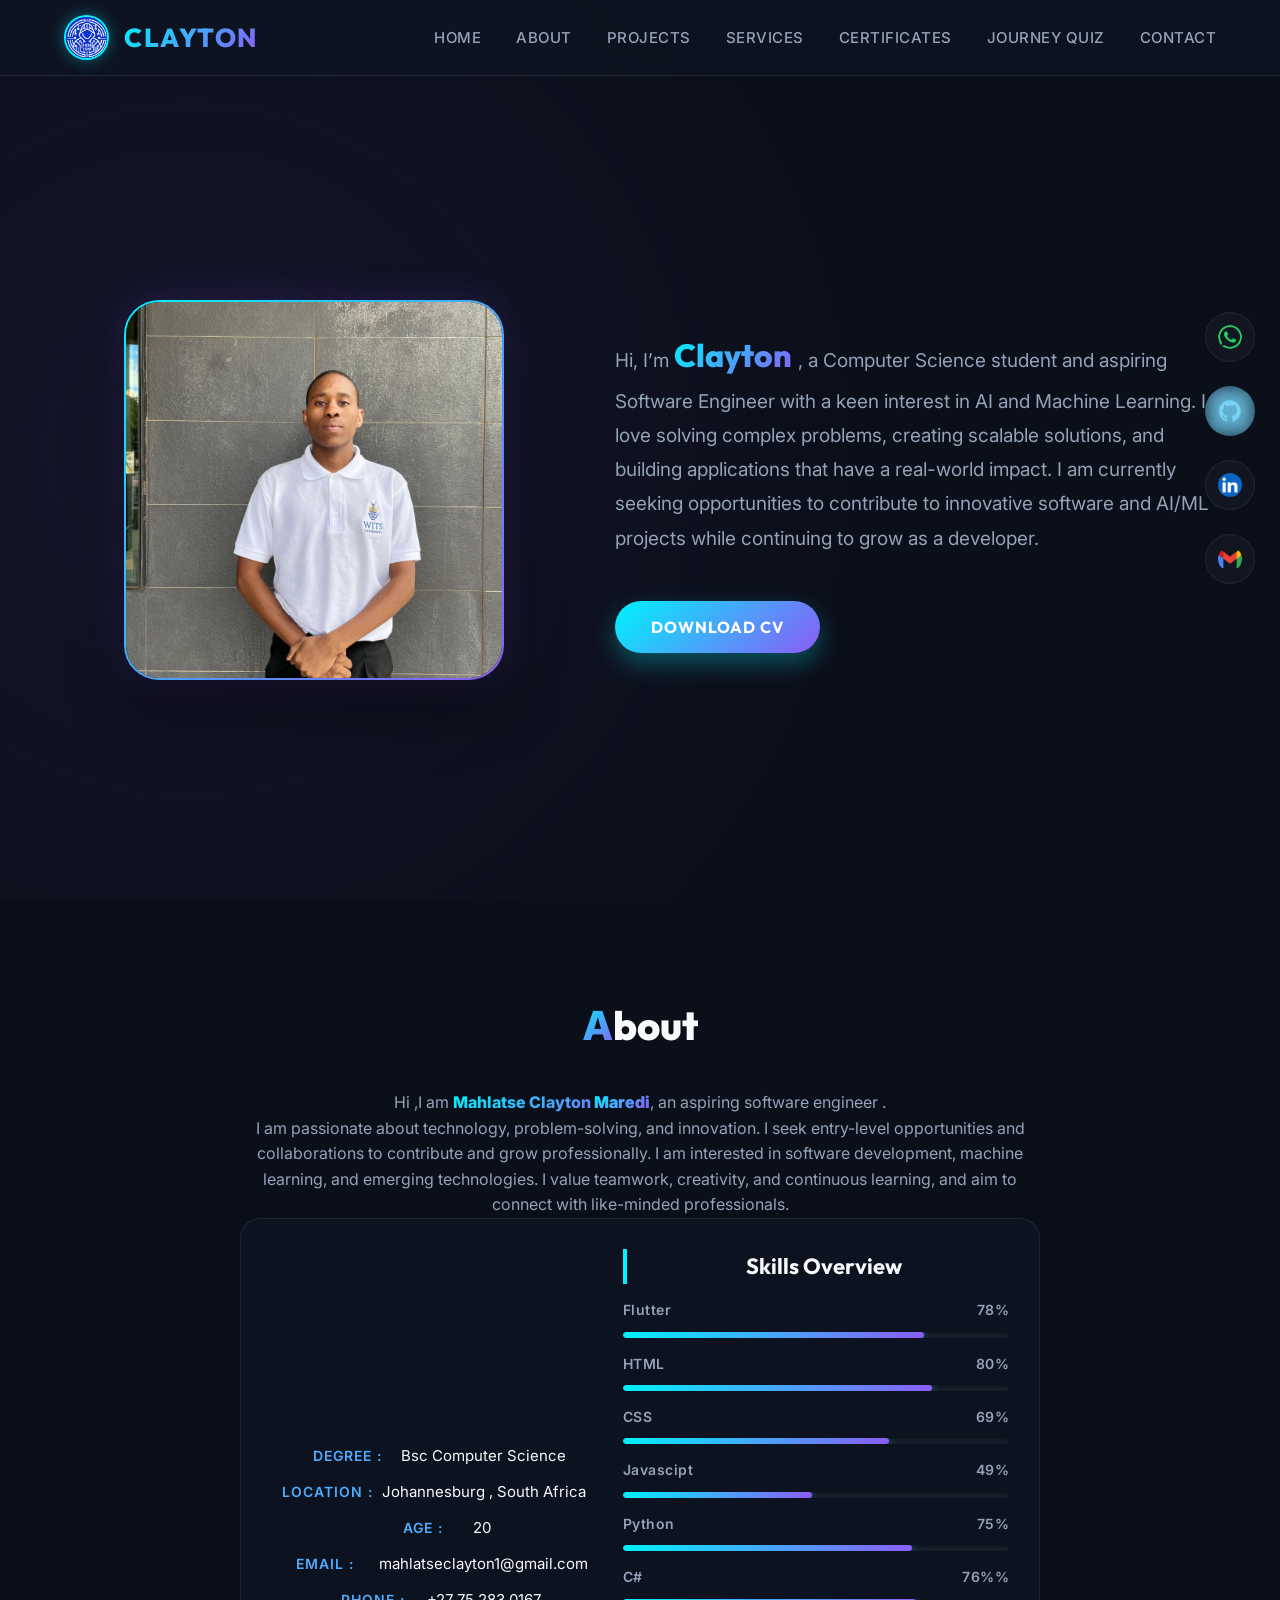
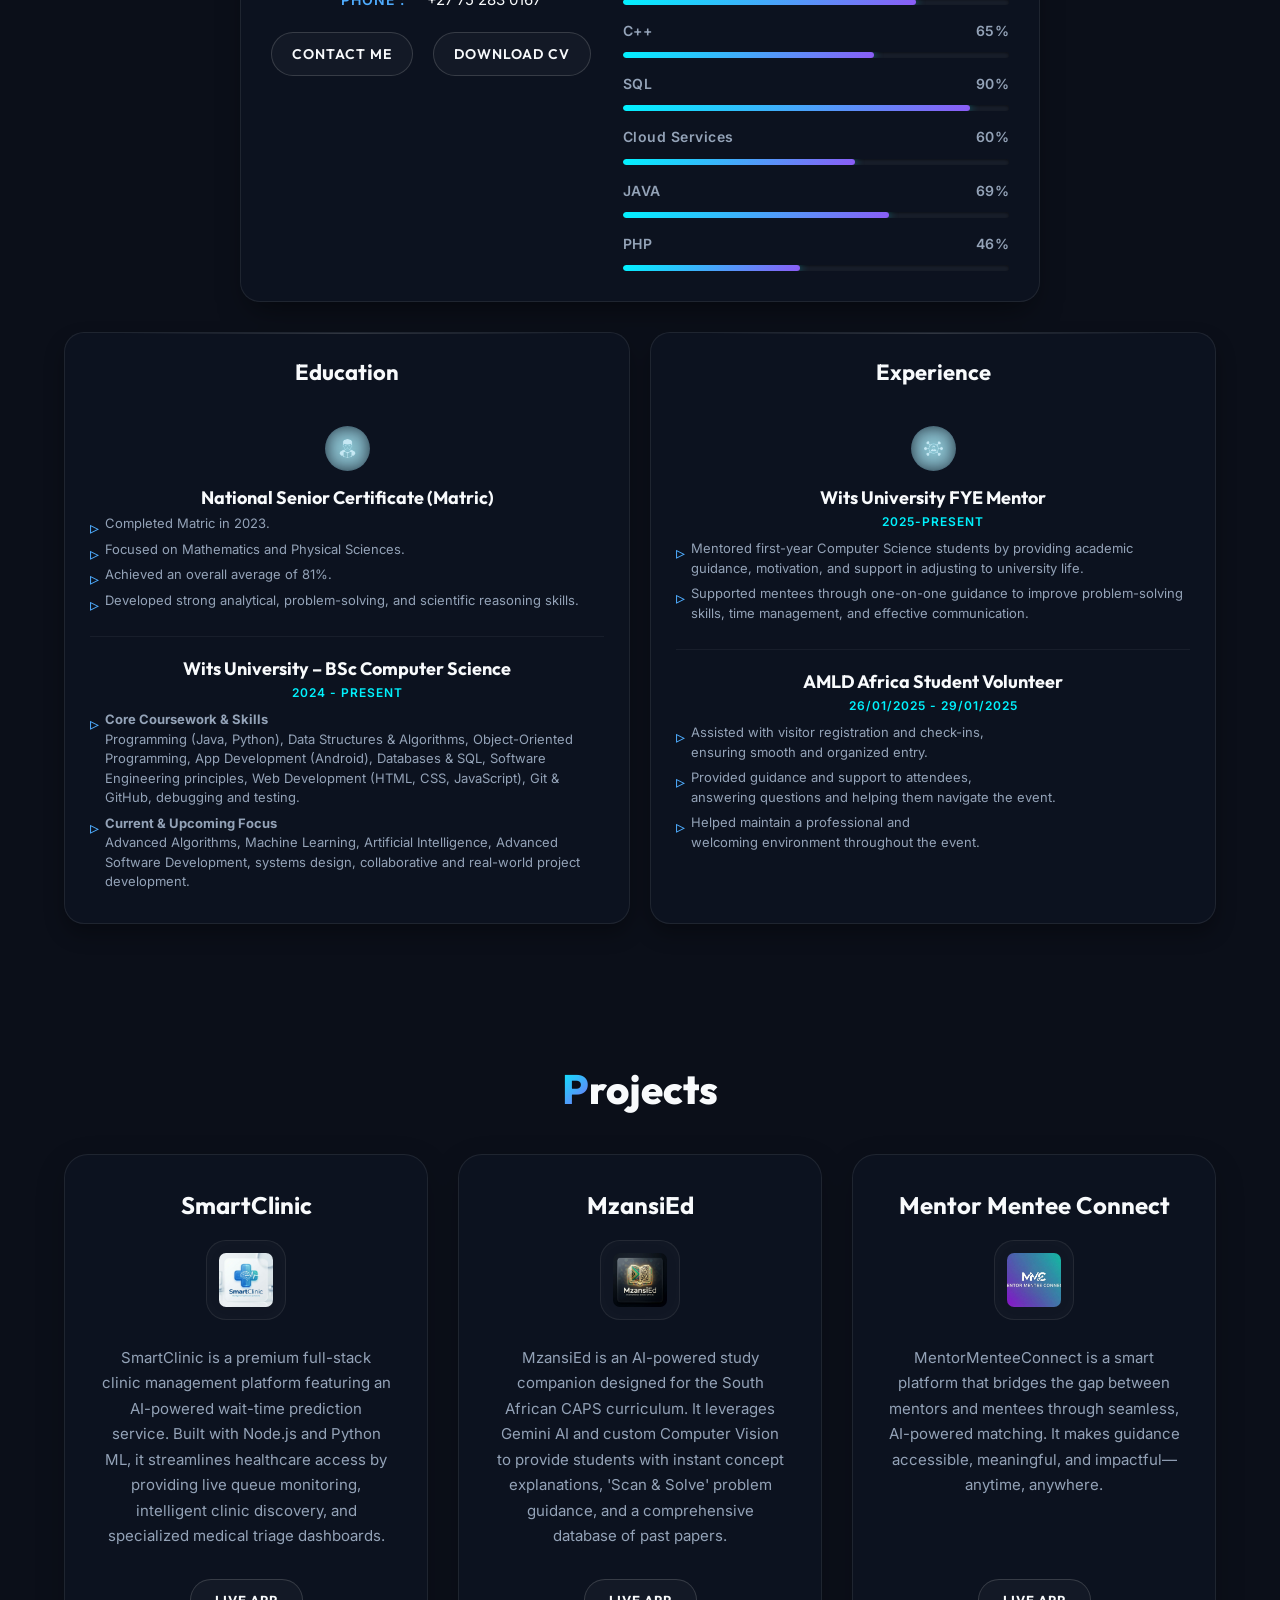
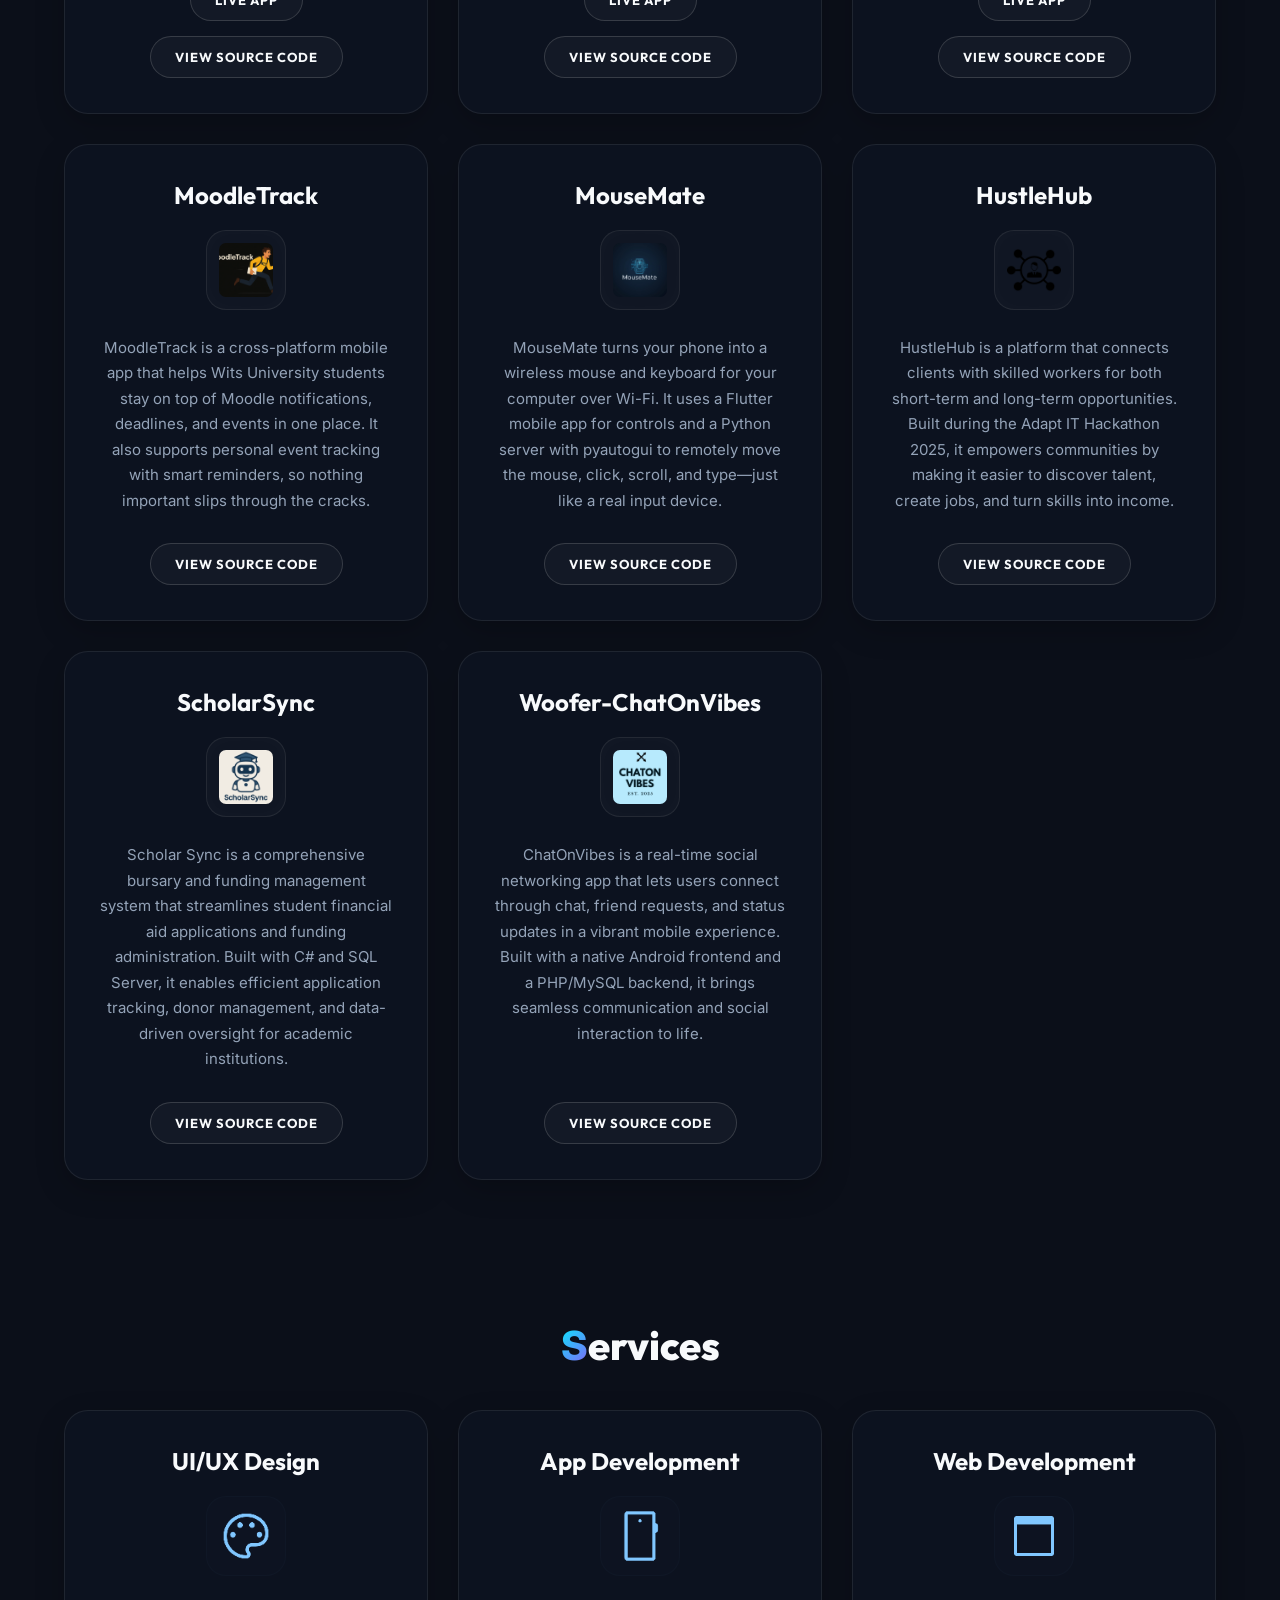
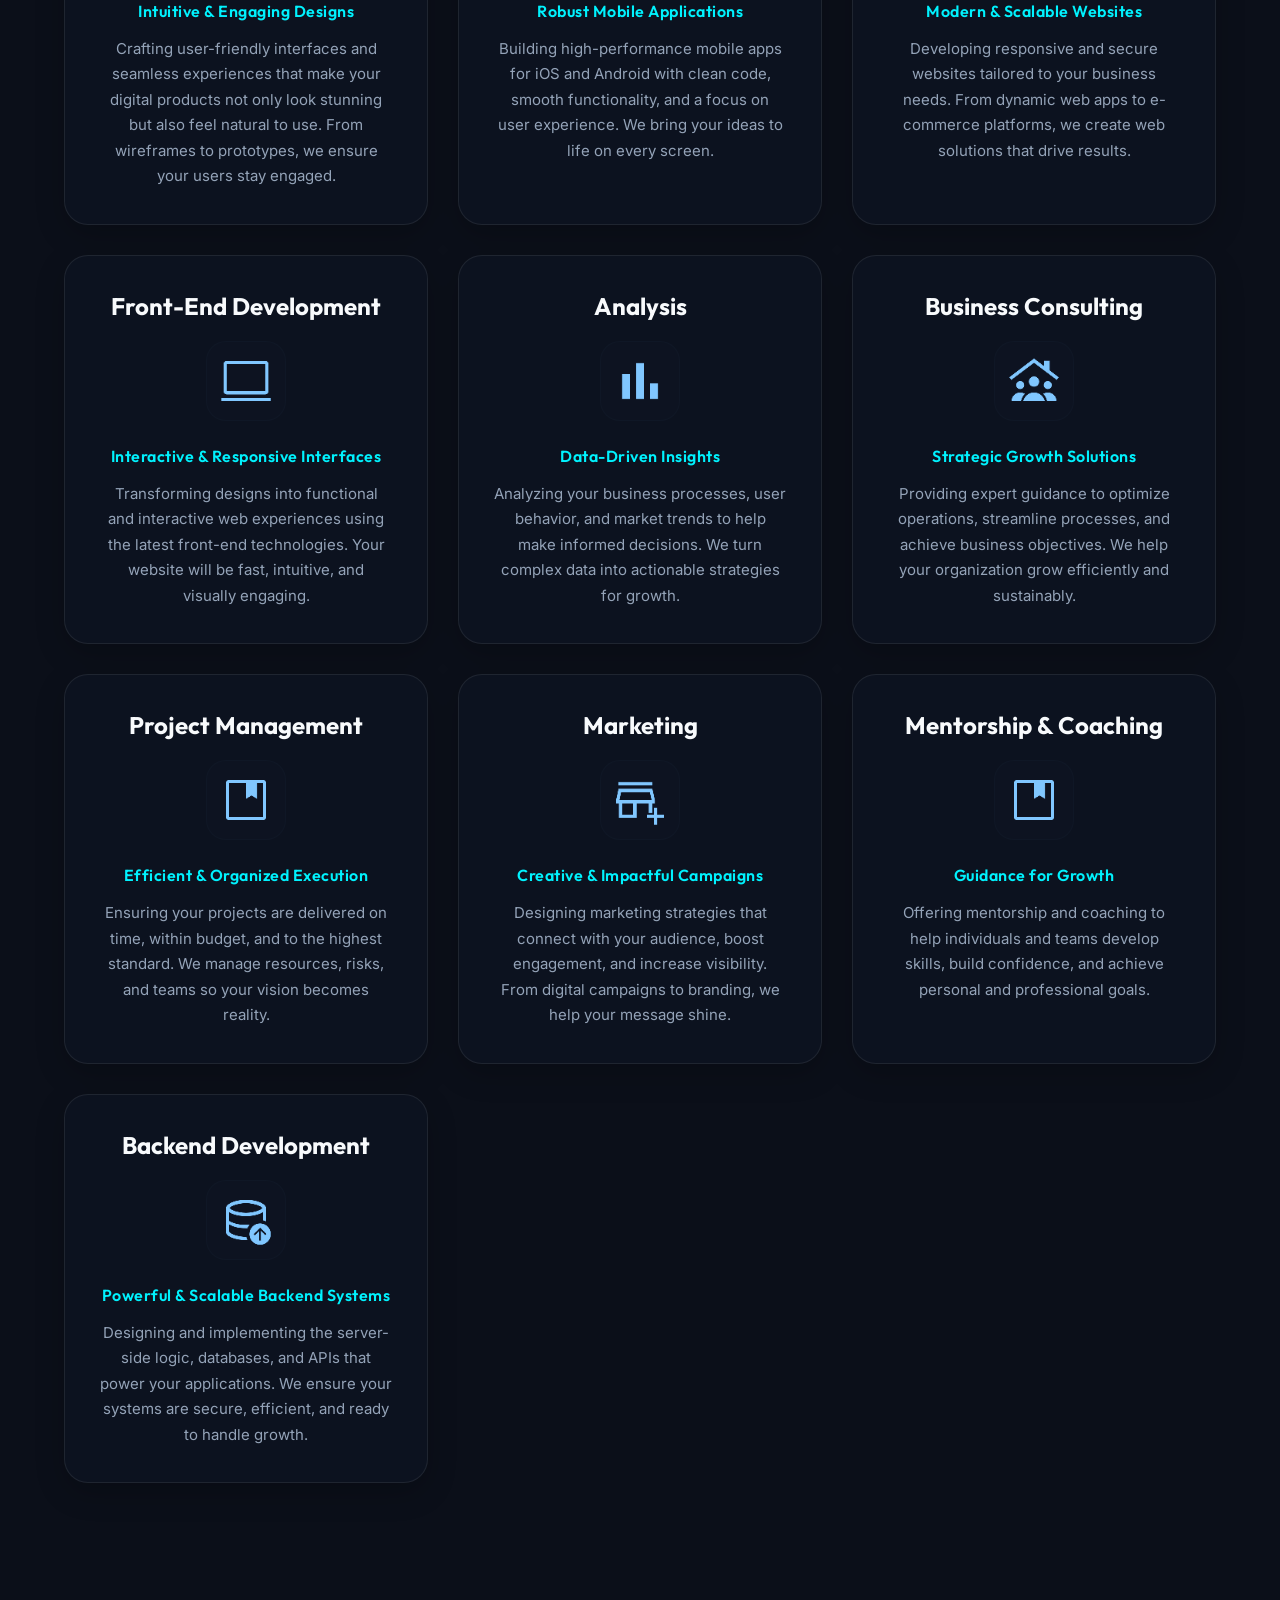
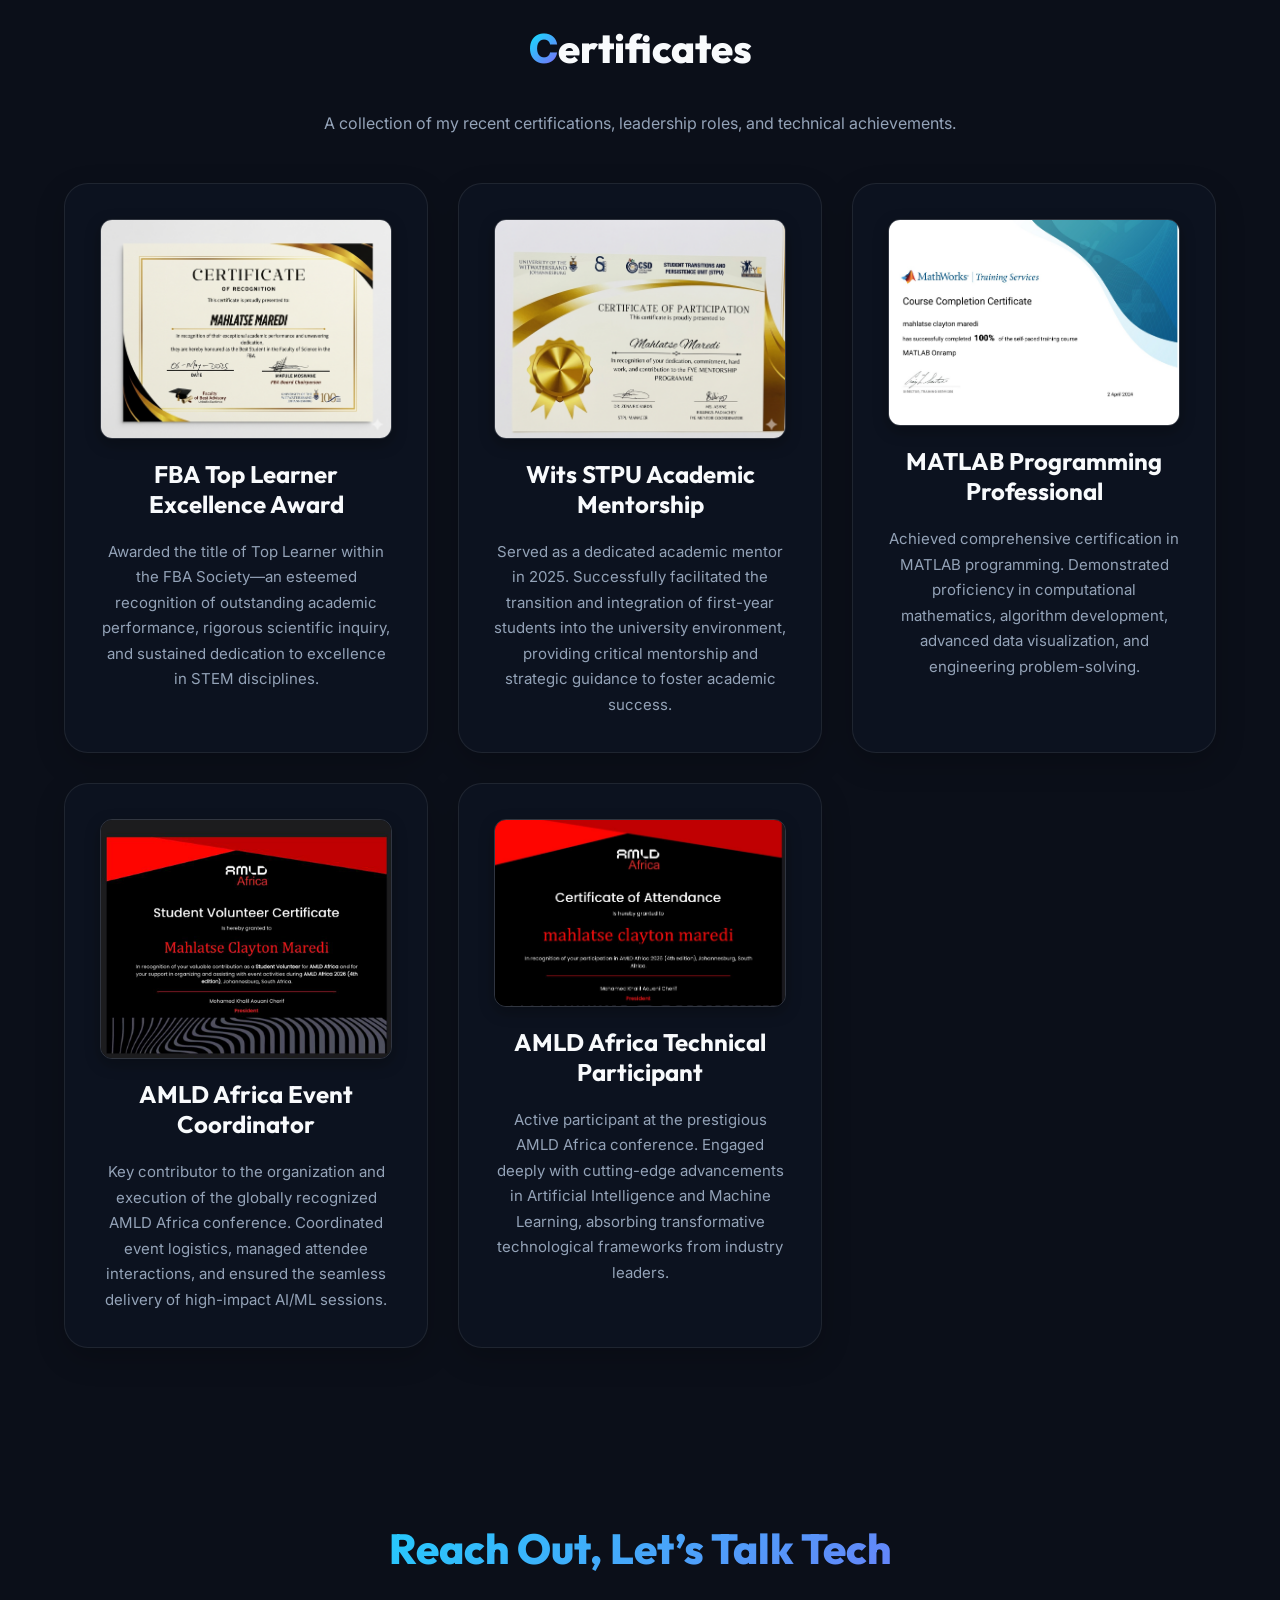
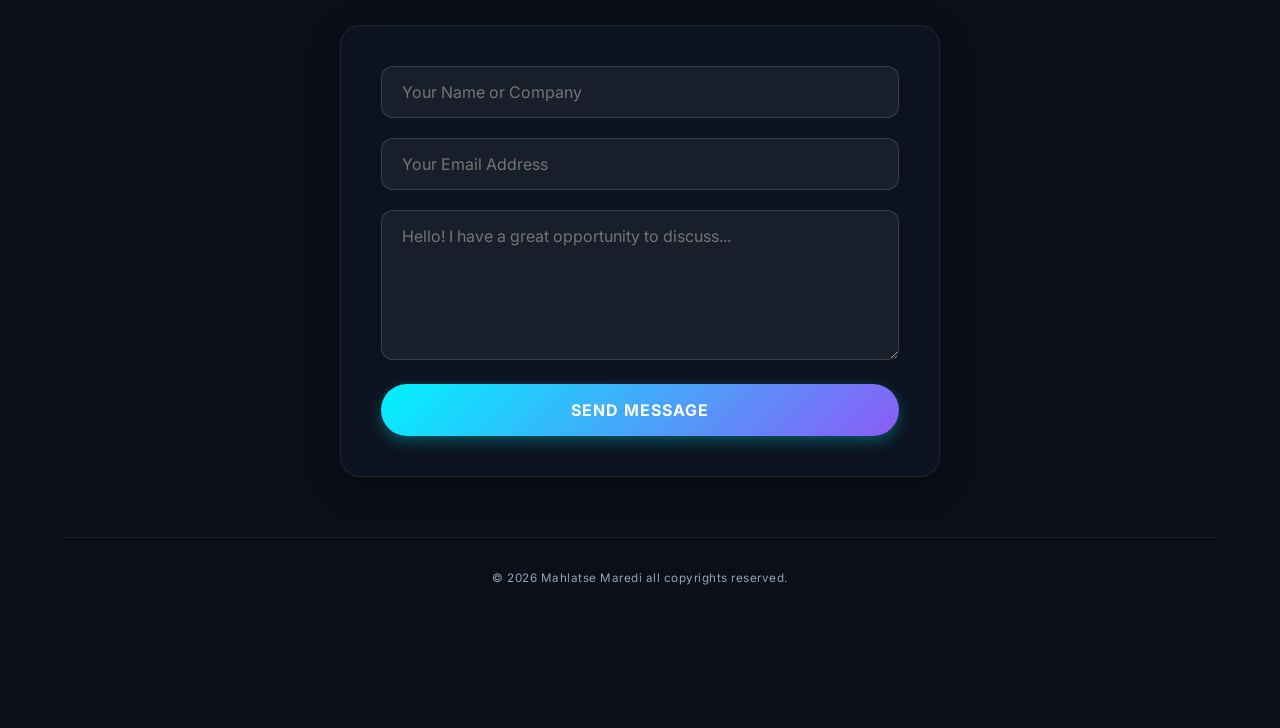
<file: index.html>
<!DOCTYPE html>
<html lang="en">
<head>
    <meta charset="UTF-8">
    <meta name="viewport" content="width=device-width, initial-scale=1.0">
    <title>Portfolio Site</title>
    <link rel="stylesheet" href="styles.css">
</head>
<body>
    <div class="circles-bg">
  <span></span>
  <span></span>
  <span></span>
  <span></span>
  <span></span>
  <span></span>
  <span></span>
  <span></span>
   <span></span>
  <span></span>
  <span></span>
  <span></span>
  <span></span>
  <span></span>
  <span></span>
  <span></span>
   <span></span>
  <span></span>
  <span></span>
  <span></span>
  <span></span>
  <span></span>
  <span></span>
  <span></span>
   <span></span>
  <span></span>
  <span></span>
  <span></span>
  <span></span>
  <span></span>
    <span></span>
  <span></span>
  <span></span>
  <span></span>
  <span></span>
  <span></span>
  <span></span>
  <span></span>
   <span></span>
  <span></span>
  <span></span>
  <span></span>
  <span></span>
  <span></span>
  <span></span>
  <span></span>
   <span></span>
  <span></span>
  <span></span>
  <span></span>
  <span></span>
  <span></span>
  <span></span>
  <span></span>
   <span></span>
  <span></span>
  <span></span>
  <span></span>
  <span></span>
  <span></span>
  <span></span>
  <span></span>
  <span></span>
  <span></span>
</div>

    <header id="header">
      <nav class="navBar">
        <div id="bar">
              <div id="ln" >
            <image id="logo" src="logos/logo.jpg" alt="this is the logo of my website"></image>
            <h1 id="title">CLAYTON</h1>
        </div>
            <div id="navContainer">
                <a class="navigation" id="a1" href="#home">Home</a>
                <a class="navigation" href="#about">About</a>
                <a class="navigation" href="#projects">Projects</a>
                <a class="navigation" href="#services">Services</a>
                <a class="navigation" href="#certificates">Certificates</a>
                <a class="navigation" href="journey.html">Journey Quiz</a>
                <a class="navigation" href="#contacts">Contact</a>
            </div>
           
        </div></nav>
    </header>
    <main>
        <section id="home">
              <br>
        <div id="intro">
           
            <div id="profile">
                <image  src="images/mahlatse.jpeg" id="picture" alt="This is my picture"></image>
            </div>
        
       
            <div id="introbox">
                <p id="phrase">Hi, I’m <span id="name">Clayton </span> , a Computer Science student and aspiring Software Engineer with a keen interest in AI and Machine Learning. I love solving complex problems, creating scalable solutions, and building applications that have a real-world impact. I am currently seeking opportunities to contribute to innovative software and AI/ML projects while continuing to grow as a developer.</p>
              <div id="d" onclick="downloadCV()">Download CV</div>
            </div>
         
   
          <div id="contactContainer">
              <div id="contact_links">
                    <a href="https://wa.me/27752830167"class="socialLinks">
                    <image class="clink" src="logos/whatsapp-color-icon.png" alt="This is a link to my social accounts"></image>
                    </a>
                                        <a  href="https://github.com/mahlatseclayton" class="socialLinks">
                    <image id="git" class="clink" src="logos/github-icon.png" alt="This is a link to my social accounts"></image>
                    </a>
                                        <a href="https://www.linkedin.com/in/mahlatse-maredi-a74650302/" class="socialLinks">
                    <image class="clink" src="logos/linkedin-app-icon.png" alt="This is a link to my social accounts"></image>
                    </a>
                                        <a href="mailto:mahlatseclayton1@gmail.com" class="socialLinks">
                    <image class="clink" src="logos/gmail-icon.png" alt="This is a link to my social accounts" ></image>
                    </a>

                </div>
              </div>
            
        </div>
        </section>
      <section id="about">
             <h1 class="subt"><span class="s">A</span>bout</h1>
            <div class="serviceContainer">
            <div class="vLine"></div>
        <div class="serviceId">
        <div id="aboutId">
            <p class="aboutDesc">Hi ,I am <span id="fnameId"> Mahlatse Clayton <span id=lnameId >Maredi</span></span>, an aspiring software engineer .</p>
            <p id="aboutText">I am passionate about technology, problem-solving, and innovation.
I seek entry-level opportunities and collaborations to contribute and grow professionally.
I am interested in software development, machine learning, and emerging technologies.
I value teamwork, creativity, and continuous learning, and aim to connect with like-minded professionals.</p>
     <div id="skillContainer">
         <div id="blk" >
          <ol id="backlist">
            <li ><strong class="c">Degree  :  </strong> Bsc Computer Science</li>
            <li><strong class="c">Location :  </strong> Johannesburg , South Africa</li>
            <li><strong class="c">Age      :  </strong>20</li>
            <li><strong class="c">Email    :  </strong> mahlatseclayton1@gmail.com</li>
            <li><strong class="c">Phone    :  </strong> +27 75 283 0167</li>
        </ol>
             <div id="bContainer">
                    <div onclick="showContact()" class="btnId">Contact Me</div>
                    <div onclick="downloadCV()" class="btnId">Download CV</div>
                </div>
      <!-- bars of skills -->
       
            </div>
              <div id="holderId">
                <p id="overId">Skills Overview</p>
            <div class="elementId">
                <div class="percentageId">
                    <div class="combo">
                    <div class="pId1">
                    <p class="pId">Flutter</p>
                     <p class="pId">78%</p></div>
                    <div class="line2">
                    <div id="line1" class="line"></div></div>
                     </div>
                </div>
                <div class="percentageId">
                    <div class="combo">
                    <div class="pId1">
                    <p class="pId">HTML</p>
                     <p class="pId">80%</p></div>
                  <div class="line2">
                    <div id="line3" class="line"></div></div></div>
                </div>
                <div class="percentageId">
                    <div class="combo">
                    <div class="pId1">
                    <p class="pId">CSS</p>
                     <p class="pId">69%</p></div>
<div class="line2">
                    <div id="line4" class="line"></div></div>
                     </div>
                </div>
                <div class="percentageId">
                    <div class="combo">
                    <div class="pId1">
                    <p class="pId">Javascipt</p>
                     <p class="pId">49%</p></div>
                  <div class="line2">
                    <div id="line5" class="line"></div></div></div>
                </div>
                <div class="percentageId">
                    <div class="combo">
                    <div class="pId1">
                    <p class="pId">Python</p>
                     <p class="pId">75%</p></div>
                    <div class="line2">
                    <div id="line6" class="line"></div></div></div>
                </div>
                <div class="percentageId">
                    <div class="combo">
                    <div class="pId1">
                    <p class="pId">C#</p>
                     <p class="pId">76%%</p></div>
                    <div class="line2">
                    <div id="line7" class="line"></div></div></div>
                </div>
                <div class="percentageId">
                    <div class="combo">
                    <div class="pId1">
                    <p class="pId">C++</p>
                     <p class="pId">65%</p></div>
                    <div class="line2">
                    <div id="line8" class="line"></div></div></div>
                </div>
                <div class="percentageId">
                    <div class="combo">
                    <div class="pId1">
                    <p class="pId">SQL</p>
                     <p class="pId">90%</p></div>
                    <div class="line2">
                    <div id="line9" class="line"></div></div></div>
                </div>
                <div class="percentageId">
                    <div class="combo">
                    <div class="pId1">
                        <p class="pId">Cloud Services</p>
                     <p class="pId">60%</p>
                    </div>
                    <div class="line2">
                    <div id="line10" class="line"></div></div>
                    </div>
                    
                </div>
                 <div class="percentageId">
                    <div class="combo">
                    <div class="pId1">
                    <p class="pId">JAVA</p>
                     <p class="pId">69%</p></div>
<div class="line2">
                    <div id="line4" class="line"></div></div>
                     </div>
                </div>
                <div class="percentageId">
                    <div class="combo">
                    <div class="pId1">
                    <p class="pId">PHP</p>
                     <p class="pId">46%</p></div>
                     <div class="line2">
                    <div id="line11" class="line"></div></div></div>
                </div>
            </div>
         </div>
     </div>
</div>
        <div id="info">
        <div id="education" class="edu">
            <h1 id="t">Education</h1>
            <br>
            <!-- education site -->
             <div class="eduObject">
                <image class="eduProfile" src="logos/student-icon.png"></image>
                <p class="nd">National Senior Certificate (Matric)</p>
               
             <ul class="desc">
    <li>Completed Matric in 2023.</li>
    <li>Focused on Mathematics and Physical Sciences.</li>
    <li>Achieved an overall average of 81%.</li>
    <li>Developed strong analytical, problem-solving, and scientific reasoning skills.</li>
</ul>
             </div>
              <div class="eduObject">
                
                <p class="nd">Wits University – BSc Computer Science</p>
                <p class="period">2024 - Present</p>
                <ul class="desc">
<li>
  <strong>Core Coursework & Skills</strong><br>
  Programming (Java, Python), Data Structures & Algorithms, 
  Object-Oriented Programming, App Development (Android), 
  Databases & SQL, Software Engineering principles, 
  Web Development (HTML, CSS, JavaScript), 
  Git & GitHub, debugging and testing.
</li>
<li>
  <strong>Current & Upcoming Focus</strong><br>
  Advanced Algorithms, Machine Learning, Artificial Intelligence, 
  Advanced Software Development, systems design, 
  collaborative and real-world project development.
</li>


                </ul>
                
             </div>
        </div>
        <!-- Experience section -->
         <div id="Experience" class="edu">
            <h1 id="t1">Experience</h1>
            <br>
            <!-- education site -->
             <div class="eduObject">
                <image class="eduProfile" src="logos/user-network-icon.png"></image>
                <p class="nd">Wits University FYE Mentor</p>
                <p class="period">2025-Present</p>
              <ul class="expdesc">
    <li>Mentored first-year Computer Science students by providing academic guidance, motivation, and support in adjusting to university life.</li>
    <li>Supported mentees through one-on-one guidance to improve problem-solving skills, time management, and effective communication.</li>
</ul>

             </div>
                    <div class="eduObject">
                <p class="nd">AMLD Africa Student Volunteer</p>
                <p class="period">26/01/2025 - 29/01/2025</p>
                <ul class="expdesc">
                    <li>Assisted with visitor registration and check-ins,<br> ensuring smooth and organized entry.</li>

<li>Provided guidance and support to attendees, <br>answering questions and helping them navigate the event.</li>

<li>Helped maintain a professional and <br>welcoming environment throughout the event.</li>
                </ul>
             </div>
           
        </div>
        <!-- Skills section -->
         </div>
         </div>
       </div>
      </section>
      <section id="projects">
           <h1 class="subt"><span class="s">P</span>rojects</h1>
          <div class="serviceContainer">
            <div class="vLine"></div>
        <div class="serviceId">
        <div id="projects">
            <div class="serviceBox">
                <h1 class="serviceTitle">SmartClinic</h1>
                <div class="logoBox">
                    <img src="images/smartclinic.png" class="sLogo" alt="SmartClinic logo">
                </div>
                <p class="sp">SmartClinic is a premium full-stack clinic management platform featuring an AI-powered wait-time prediction service. Built with Node.js and Python ML, it streamlines healthcare access by providing live queue monitoring, intelligent clinic discovery, and specialized medical triage dashboards.</p>
                <div class="projectNav">
                    <a class="lp" target="_blank" href="https://smartclinic-hyb0fwfuf9d5crat.uaenorth-01.azurewebsites.net">
                        <button class="liveBtn1">Live App</button>
                    </a>
                    <a class="lp" target="_blank" href="https://github.com/mahlatseclayton/smartClinic">
                        <button class="liveBtn1">View Source Code</button>
                    </a>
                </div>
            </div>
            <div class="serviceBox">
                <h1 class="serviceTitle">MzansiEd</h1>
                <div class="logoBox">
                    <img src="images/mzansied.png" class="sLogo" alt="MzansiEd logo">
                </div>
                <p class="sp">MzansiEd is an AI-powered study companion designed for the South African CAPS curriculum. It leverages Gemini AI and custom Computer Vision to provide students with instant concept explanations, 'Scan & Solve' problem guidance, and a comprehensive database of past papers.</p>
                <div class="projectNav">
                    <a class="lp" target="_blank" href="https://mzansied.co.za">
                        <button class="liveBtn1">Live App</button>
                    </a>
                    <a class="lp" target="_blank" href="https://github.com/mahlatseclayton/TutorAI">
                        <button class="liveBtn1">View Source Code</button>
                    </a>
                </div>
            </div>
            <div class="serviceBox">
                <h1 class="serviceTitle">Mentor Mentee Connect</h1>
                    <div class="logoBox">
                <image src="images/mmc.jpeg" class="sLogo" alt="this is the logo of the project"></image></div>
                <p class="sp">MentorMenteeConnect is a smart platform that bridges the gap between mentors and mentees through seamless, AI-powered matching. It makes guidance accessible, meaningful, and impactful—anytime, anywhere.</p>
                <div class="projectNav">
                    <button onclick="getUrl()  " class="liveBtn1">Live App</button></a>
                    <a class="lp" href="https://github.com/mahlatseclayton/MentorMate" _blank>
                     <button class="liveBtn1">View Source Code</button></a>
                </div>
               
</div>
       <div class="serviceBox">
                <h1 class="serviceTitle">MoodleTrack</h1>
                    <div class="logoBox">
                <image src="images/moodletrack.png"class="sLogo" alt="this is the logo of the project"></image></div>
                <p class="sp">MoodleTrack is a cross-platform mobile app that helps Wits University students stay on top of Moodle notifications, deadlines, and events in one place. It also supports personal event tracking with smart reminders, so nothing important slips through the cracks.</p>
                <div class="projectNav">
                    
                     <a class="lp" href="https://github.com/mahlatseclayton/MoodleTrack" _blank>
                     <button class="liveBtn1">View Source Code</button></a>
                </div>
               
</div>
       <div class="serviceBox">
                <h1 class="serviceTitle">MouseMate</h1>
                    <div class="logoBox">
                <image src="images/mouseMate.jpg" class="sLogo" alt="this is the logo of the project"></image></div>
                <p class="sp">MouseMate turns your phone into a wireless mouse and keyboard for your computer over Wi-Fi. It uses a Flutter mobile app for controls and a Python server with pyautogui to remotely move the mouse, click, scroll, and type—just like a real input device.</p>
                <div class="projectNav">
                    
<a class="lp" href="https://github.com/mahlatseclayton/Wifi_Mouse">
                     <button class="liveBtn1" _blank>View Source Code</button></a>
                </div>
               
</div>
       <div class="serviceBox">
                <h1 class="serviceTitle">HustleHub</h1>
                    <div class="logoBox">
                <image src="logos/user-network-icon.png" class="sLogo" alt="this is the logo of the project"></image></div>
                <p class="sp">HustleHub is a platform that connects clients with skilled workers for both short-term and long-term opportunities. Built during the Adapt IT Hackathon 2025, it empowers communities by making it easier to discover talent, create jobs, and turn skills into income.</p>
                <div class="projectNav">
                   
                    <a class="lp" _blank href="https://github.com/Adapt-IT-hackathon/Adapt_It-HustleHub">
                     <button class="liveBtn1">View Source Code</button></a></div>
               
</div>
       <div class="serviceBox">
                <h1 class="serviceTitle">ScholarSync</h1>
                    <div class="logoBox">
                <image src="images/botFace.png" class="sLogo" alt="this is the logo of the project"></image></div>
                <p class="sp">Scholar Sync is a comprehensive bursary and funding management system that streamlines student financial aid applications and funding administration. Built with C# and SQL Server, it enables efficient application tracking, donor management, and data-driven oversight for academic institutions.</p>
                <div class="projectNav">
                    
                     <a  _blank class="lp" href="https://github.com/TheurgicThaps/ScholarSync">
                     <button class="liveBtn1">View Source Code</button></a>
                </div>
               
</div>
       <div class="serviceBox">
                <h1 class="serviceTitle">Woofer-ChatOnVibes</h1>
                    <div class="logoBox">
                <image src="images/chatOnvibes.png" class="sLogo" alt="this is the logo of the project"></image></div>
                <p class="sp">ChatOnVibes is a real-time social networking app that lets users connect through chat, friend requests, and status updates in a vibrant mobile experience. Built with a native Android frontend and a PHP/MySQL backend, it brings seamless communication and social interaction to life.</p>
                <div class="projectNav">
                    <a  _blank class="lp" href="https://github.com/mahlatseclayton/WOOFERS" >  <button class="liveBtn1">View Source Code</button></a>
                </div>
                </div>
               
</div>
</div>
            </div>
      </section>
      <section id="services">
          <h1 class="subt"><span class="s">S</span>ervices</h1>
        <div class="serviceContainer">
            <div class="vLine"></div>
        <div class="serviceId">
           
               <div class="serviceBox">
                <h1 id="ut" class="serviceTitle">UI/UX Design</h1>
                <div class="logoBox">
                    <image class="sLogo" src="icons/ui.png"></image>
                </div>
                <h3 class="subtitle">Intuitive & Engaging Designs</h3>
                <p class="sp">Crafting user-friendly interfaces and seamless experiences that make your digital products not only look stunning but also feel natural to use. From wireframes to prototypes, we ensure your users stay engaged.</p>
            </div>
               <div class="serviceBox">
                <h1 id="ut" class="serviceTitle">App Development</h1>
                <div class="logoBox">
                    <image class="sLogo" src="icons/mobile.png"></image>
                </div>
                <h3 class="subtitle">Robust Mobile Applications</h3>
                <p class="sp">Building high-performance mobile apps for iOS and Android with clean code, smooth functionality, and a focus on user experience. We bring your ideas to life on every screen.</p>
            </div>
               <div class="serviceBox">
                <h1 id="ut" class="serviceTitle">Web Development</h1>
                <div class="logoBox">
                    <image class="sLogo" src="icons/web.png"></image>
                </div>
                <h3 class="subtitle">Modern & Scalable Websites</h3>
                <p class="sp">Developing responsive and secure websites tailored to your business needs. From dynamic web apps to e-commerce platforms, we create web solutions that drive results.</p>
            </div>
               <div class="serviceBox">
                <h1 id="ut" class="serviceTitle">Front-End Development</h1>
                <div class="logoBox">
                    <image class="sLogo" src="icons/frontend.png"></image>
                </div>
                <h3 class="subtitle">Interactive & Responsive Interfaces</h3>
                <p class="sp">Transforming designs into functional and interactive web experiences using the latest front-end technologies. Your website will be fast, intuitive, and visually engaging.</p>
            </div>
               <div class="serviceBox">
                <h1 id="ut" class="serviceTitle">Analysis</h1>
                <div class="logoBox">
                    <image class="sLogo" src="icons/analysis.png"></image>
                </div>
                <h3 class="subtitle">Data-Driven Insights</h3>
                <p class="sp">Analyzing your business processes, user behavior, and market trends to help make informed decisions. We turn complex data into actionable strategies for growth.</p>
            </div>
                           <div class="serviceBox">
                <h1 id="ut" class="serviceTitle">Business Consulting</h1>
                <div class="logoBox">
                    <image class="sLogo" src="icons/mentor.png"></image>
                </div>
                <h3 class="subtitle">Strategic Growth Solutions</h3>
                <p class="sp">Providing expert guidance to optimize operations, streamline processes, and achieve business objectives. We help your organization grow efficiently and sustainably.</p>
            </div>
                                       <div class="serviceBox">
                <h1 id="ut" class="serviceTitle">Project Management</h1>
                <div class="logoBox">
                    <image class="sLogo" src="icons/guide.png"></image>
                </div>
                <h3 class="subtitle">Efficient & Organized Execution</h3>
                <p class="sp">Ensuring your projects are delivered on time, within budget, and to the highest standard. We manage resources, risks, and teams so your vision becomes reality.</p>
            </div>
                                       <div class="serviceBox">
                <h1 id="ut" class="serviceTitle">Marketing</h1>
                <div class="logoBox">
                    <image class="sLogo" src="icons/market.png"></image>
                </div>
                <h3 class="subtitle">Creative & Impactful Campaigns</h3>
                <p class="sp">Designing marketing strategies that connect with your audience, boost engagement, and increase visibility. From digital campaigns to branding, we help your message shine.</p>
            </div>
                                       <div class="serviceBox">
                <h1 id="ut" class="serviceTitle">Mentorship & Coaching</h1>
                <div class="logoBox">
                    <image class="sLogo" src="icons/guide.png"></image>
                </div>
                <h3 class="subtitle">Guidance for Growth</h3>
                <p class="sp">Offering mentorship and coaching to help individuals and teams develop skills, build confidence, and achieve personal and professional goals.</p>
            </div>
                                      <div class="serviceBox">
                <h1 id="ut" class="serviceTitle">Backend Development</h1>
                <div class="logoBox">
                    <image class="sLogo" src="icons/backend.png"></image>
                </div>
                <h3 class="subtitle">Powerful & Scalable Backend Systems</h3>
                <p class="sp">Designing and implementing the server-side logic, databases, and APIs that power your applications. We ensure your systems are secure, efficient, and ready to handle growth.</p>
            </div>
        </div>
        </div>
      </section>

      <section id="certificates">
          <h1 class="subt"><span class="s">C</span>ertificates</h1>
          <p style="text-align: center; margin-bottom: 50px; color: var(--text-muted); font-size: 16px;">
              A collection of my recent certifications, leadership roles, and technical achievements.
          </p>
          <div class="certGrid">
              <div class="serviceBox certBox">
                  <img src="certificates/fba.png" alt="FBA Top Learner" class="certImg" onerror="this.src='logos/student-icon.png'">
                  <h1 class="serviceTitle">FBA Top Learner Excellence Award</h1>
                  <p class="sp">Awarded the title of Top Learner within the FBA Society—an esteemed recognition of outstanding academic performance, rigorous scientific inquiry, and sustained dedication to excellence in STEM disciplines.</p>
              </div>
              
              <div class="serviceBox certBox">
                  <img src="certificates/mentor.png" alt="Wits STPU Mentorship" class="certImg" onerror="this.src='logos/student-icon.png'">
                  <h1 class="serviceTitle">Wits STPU Academic Mentorship</h1>
                  <p class="sp">Served as a dedicated academic mentor in 2025. Successfully facilitated the transition and integration of first-year students into the university environment, providing critical mentorship and strategic guidance to foster academic success.</p>
              </div>

              <div class="serviceBox certBox">
                  <img src="certificates/matlab.jpg" alt="MATLAB Certification" class="certImg" onerror="this.src='logos/student-icon.png'">
                  <h1 class="serviceTitle">MATLAB Programming Professional</h1>
                  <p class="sp">Achieved comprehensive certification in MATLAB programming. Demonstrated proficiency in computational mathematics, algorithm development, advanced data visualization, and engineering problem-solving.</p>
              </div>

              <div class="serviceBox certBox">
                  <img src="certificates/amld_volunteer.jpg" alt="AMLD Africa Volunteer" class="certImg" onerror="this.src='logos/student-icon.png'">
                  <h1 class="serviceTitle">AMLD Africa Event Coordinator</h1>
                  <p class="sp">Key contributor to the organization and execution of the globally recognized AMLD Africa conference. Coordinated event logistics, managed attendee interactions, and ensured the seamless delivery of high-impact AI/ML sessions.</p>
              </div>

              <div class="serviceBox certBox">
                  <img src="certificates/amld_atendee.jpg" alt="AMLD Africa Attendee" class="certImg" onerror="this.src='logos/student-icon.png'">
                  <h1 class="serviceTitle">AMLD Africa Technical Participant</h1>
                  <p class="sp">Active participant at the prestigious AMLD Africa conference. Engaged deeply with cutting-edge advancements in Artificial Intelligence and Machine Learning, absorbing transformative technological frameworks from industry leaders.</p>
              </div>
          </div>
      </section>

      <section id="contacts">
                            <div class="cContainer">
                       <h2 id="ct">Reach Out, Let’s Talk Tech</h2>
                  <form action="https://formsubmit.co/mahlatseclayton1@gmail.com" method="POST" id="contactForm">
                      <!-- Direct subject line for recruiters as requested -->
                      <input type="hidden" name="_subject" value="-Recruiter cachy line">
                      <input type="hidden" name="_captcha" value="false">
                      <!-- Removing FormSubmit branding and redirecting to default Thank You page nicely -->
                      <input type="hidden" name="_template" value="table">
                      
                      <div class="inputGroup">
                          <input type="text" name="name" required placeholder="Your Name or Company">
                      </div>
                      <div class="inputGroup">
                          <input type="email" name="email" required placeholder="Your Email Address">
                      </div>
                      <div class="inputGroup">
                          <textarea name="message" required placeholder="Hello! I have a great opportunity to discuss..."></textarea>
                      </div>
                      <button type="submit" class="submitBtn">Send Message</button>
                  </form>
                               </div>
            <footer>
    <div id="footerC">
            <small id="ftitle">&copy; 2026 Mahlatse Maredi all copyrights reserved.</small>
    </div>
            </footer>
      </section>
    </main>
    <script src="index.js"></script>
</body>
</html>
</file>
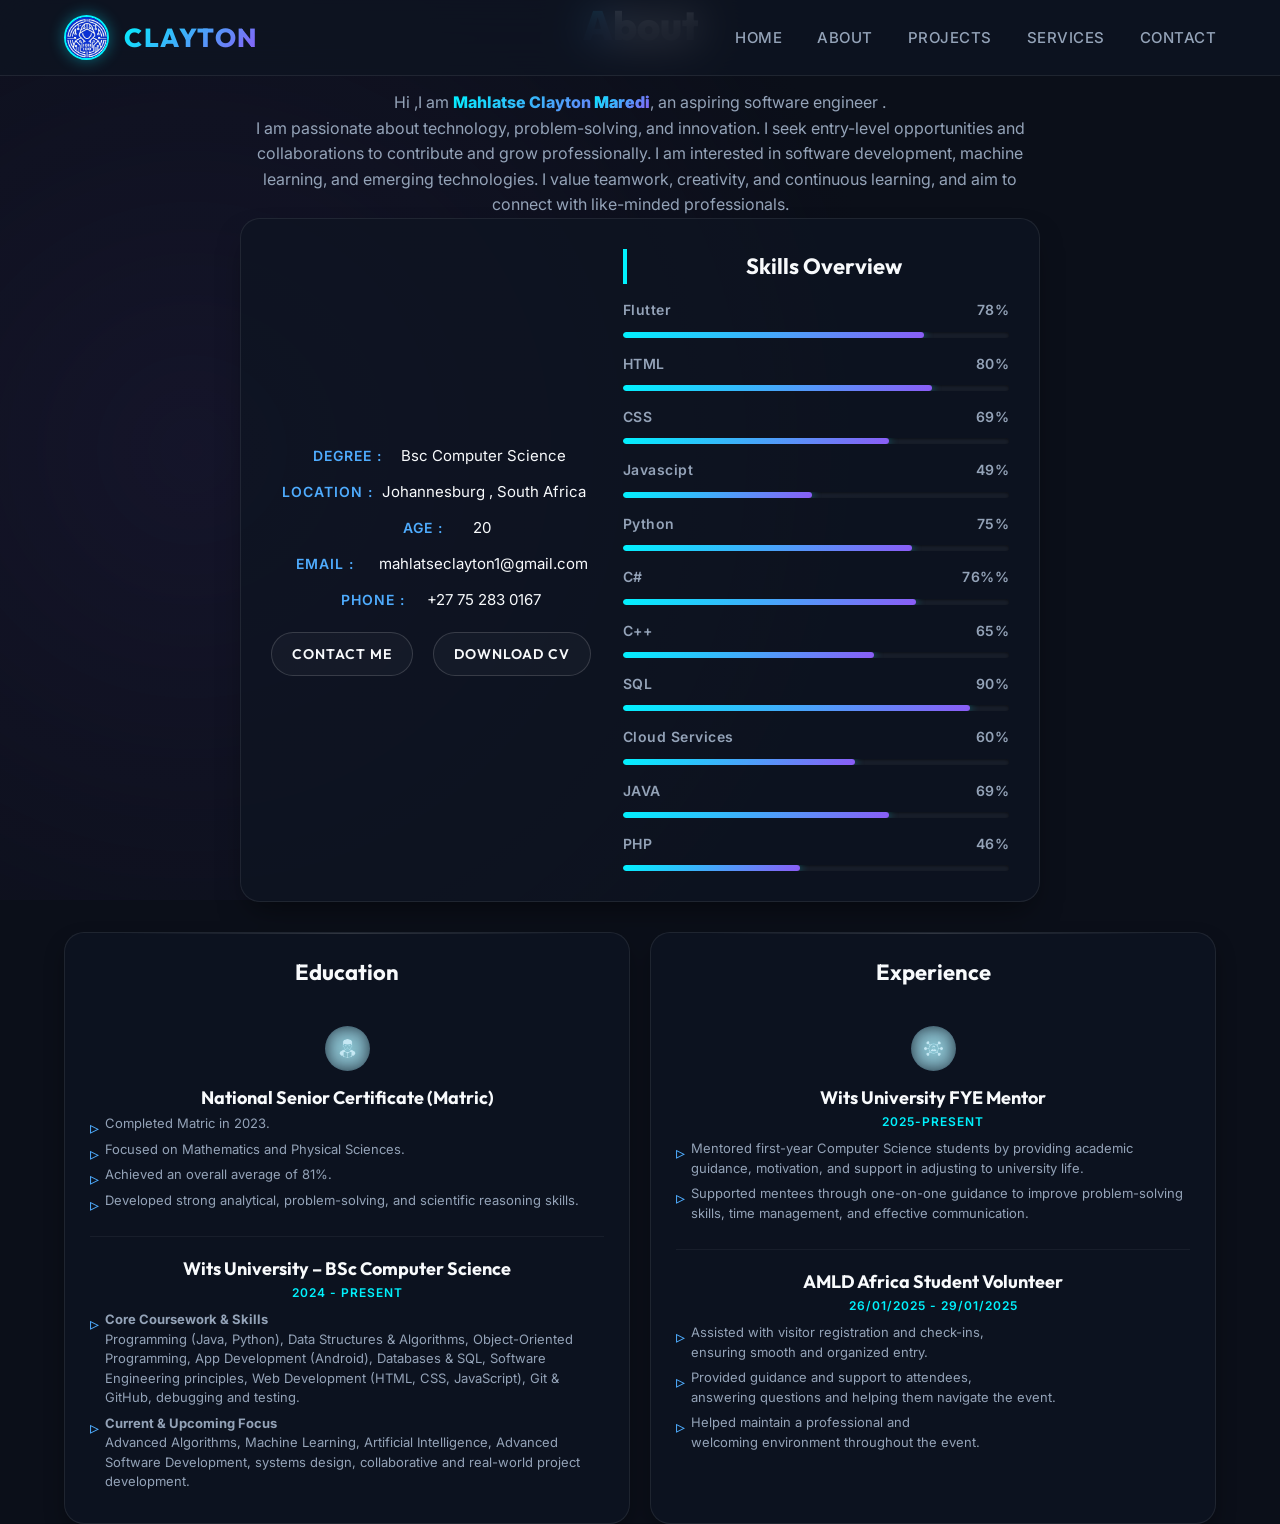
<file: about.html>
<!DOCTYPE html>
<html lang="en">
<head>
    <meta charset="UTF-8">
    <meta name="viewport" content="width=device-width, initial-scale=1.0">
    <title>About</title>
    <link rel="stylesheet" href="styles.css">
  
</head>
<body>
      <div class="circles-bg">
  <span></span>
  <span></span>
  <span></span>
  <span></span>
  <span></span>
  <span></span>
  <span></span>
  <span></span>
   <span></span>
  <span></span>
  <span></span>
  <span></span>
  <span></span>
  <span></span>
  <span></span>
  <span></span>
   <span></span>
  <span></span>
  <span></span>
  <span></span>
  <span></span>
  <span></span>
  <span></span>
  <span></span>
   <span></span>
  <span></span>
  <span></span>
  <span></span>
  <span></span>
  <span></span>
    <span></span>
  <span></span>
  <span></span>
  <span></span>
  <span></span>
  <span></span>
  <span></span>
  <span></span>
   <span></span>
  <span></span>
  <span></span>
  <span></span>
  <span></span>
  <span></span>
  <span></span>
  <span></span>
   <span></span>
  <span></span>
  <span></span>
  <span></span>
  <span></span>
  <span></span>
  <span></span>
  <span></span>
   <span></span>
  <span></span>
  <span></span>
  <span></span>
  <span></span>
  <span></span>
  <span></span>
  <span></span>
  <span></span>
  <span></span>
</div>
  <header id="header">
        <nav class="navBar">
        <div id="bar">
              <div id="ln" >
            <image id="logo" src="logos/logo.jpg" alt="this is the logo of my website"></image>
            <h1 id="title">CLAYTON</h1>
        </div>
            <div id="navContainer">
                <a class="navigation" id="a1" href="index.html">Home</a>
                <a class="navigation" href="about.html">About</a>
                <a class="navigation" href="projects.html">Projects</a>
                <a class="navigation" href="services.html">Services</a>
                <a class="navigation" href="contact.html">Contact</a>
            </div>
           
        </div></nav>
    </header>
    <main id="main">
         <h1 class="subt"><span class="s">A</span>bout</h1>
            <div class="serviceContainer">
            <div class="vLine"></div>
        <div class="serviceId">
        <div id="aboutId">
            <p class="aboutDesc">Hi ,I am <span id="fnameId"> Mahlatse Clayton <span id=lnameId >Maredi</span></span>, an aspiring software engineer .</p>
            <p id="aboutText">I am passionate about technology, problem-solving, and innovation.
I seek entry-level opportunities and collaborations to contribute and grow professionally.
I am interested in software development, machine learning, and emerging technologies.
I value teamwork, creativity, and continuous learning, and aim to connect with like-minded professionals.</p>
     <div id="skillContainer">
         <div id="blk" >
          <ol id="backlist">
            <li ><strong class="c">Degree  :  </strong> Bsc Computer Science</li>
            <li><strong class="c">Location :  </strong> Johannesburg , South Africa</li>
            <li><strong class="c">Age      :  </strong>20</li>
            <li><strong class="c">Email    :  </strong> mahlatseclayton1@gmail.com</li>
            <li><strong class="c">Phone    :  </strong> +27 75 283 0167</li>
        </ol>
             <div id="bContainer">
                    <div onclick="showContact()" class="btnId">Contact Me</div>
                    <div onclick="downloadCV()" class="btnId">Download CV</div>
                </div>
      <!-- bars of skills -->
       
            </div>
              <div id="holderId">
                <p id="overId">Skills Overview</p>
            <div class="elementId">
                <div class="percentageId">
                    <div class="combo">
                    <div class="pId1">
                    <p class="pId">Flutter</p>
                     <p class="pId">78%</p></div>
                    <div class="line2">
                    <div id="line1" class="line"></div></div>
                     </div>
                </div>
                <div class="percentageId">
                    <div class="combo">
                    <div class="pId1">
                    <p class="pId">HTML</p>
                     <p class="pId">80%</p></div>
                  <div class="line2">
                    <div id="line3" class="line"></div></div></div>
                </div>
                <div class="percentageId">
                    <div class="combo">
                    <div class="pId1">
                    <p class="pId">CSS</p>
                     <p class="pId">69%</p></div>
<div class="line2">
                    <div id="line4" class="line"></div></div>
                     </div>
                </div>
                <div class="percentageId">
                    <div class="combo">
                    <div class="pId1">
                    <p class="pId">Javascipt</p>
                     <p class="pId">49%</p></div>
                  <div class="line2">
                    <div id="line5" class="line"></div></div></div>
                </div>
                <div class="percentageId">
                    <div class="combo">
                    <div class="pId1">
                    <p class="pId">Python</p>
                     <p class="pId">75%</p></div>
                    <div class="line2">
                    <div id="line6" class="line"></div></div></div>
                </div>
                <div class="percentageId">
                    <div class="combo">
                    <div class="pId1">
                    <p class="pId">C#</p>
                     <p class="pId">76%%</p></div>
                    <div class="line2">
                    <div id="line7" class="line"></div></div></div>
                </div>
                <div class="percentageId">
                    <div class="combo">
                    <div class="pId1">
                    <p class="pId">C++</p>
                     <p class="pId">65%</p></div>
                    <div class="line2">
                    <div id="line8" class="line"></div></div></div>
                </div>
                <div class="percentageId">
                    <div class="combo">
                    <div class="pId1">
                    <p class="pId">SQL</p>
                     <p class="pId">90%</p></div>
                    <div class="line2">
                    <div id="line9" class="line"></div></div></div>
                </div>
                <div class="percentageId">
                    <div class="combo">
                    <div class="pId1">
                        <p class="pId">Cloud Services</p>
                     <p class="pId">60%</p>
                    </div>
                    <div class="line2">
                    <div id="line10" class="line"></div></div>
                    </div>
                    
                </div>
                 <div class="percentageId">
                    <div class="combo">
                    <div class="pId1">
                    <p class="pId">JAVA</p>
                     <p class="pId">69%</p></div>
<div class="line2">
                    <div id="line4" class="line"></div></div>
                     </div>
                </div>
                <div class="percentageId">
                    <div class="combo">
                    <div class="pId1">
                    <p class="pId">PHP</p>
                     <p class="pId">46%</p></div>
                     <div class="line2">
                    <div id="line11" class="line"></div></div></div>
                </div>
            </div>
         </div>
     </div>
</div>
        <div id="info">
        <div id="education" class="edu">
            <h1 id="t">Education</h1>
            <br>
            <!-- education site -->
             <div class="eduObject">
                <image class="eduProfile" src="logos/student-icon.png"></image>
                <p class="nd">National Senior Certificate (Matric)</p>
               
             <ul class="desc">
    <li>Completed Matric in 2023.</li>
    <li>Focused on Mathematics and Physical Sciences.</li>
    <li>Achieved an overall average of 81%.</li>
    <li>Developed strong analytical, problem-solving, and scientific reasoning skills.</li>
</ul>
             </div>
              <div class="eduObject">
                
                <p class="nd">Wits University – BSc Computer Science</p>
                <p class="period">2024 - Present</p>
                <ul class="desc">
<li>
  <strong>Core Coursework & Skills</strong><br>
  Programming (Java, Python), Data Structures & Algorithms, 
  Object-Oriented Programming, App Development (Android), 
  Databases & SQL, Software Engineering principles, 
  Web Development (HTML, CSS, JavaScript), 
  Git & GitHub, debugging and testing.
</li>
<li>
  <strong>Current & Upcoming Focus</strong><br>
  Advanced Algorithms, Machine Learning, Artificial Intelligence, 
  Advanced Software Development, systems design, 
  collaborative and real-world project development.
</li>


                </ul>
                
             </div>
        </div>
        <!-- Experience section -->
         <div id="Experience" class="edu">
            <h1 id="t1">Experience</h1>
            <br>
            <!-- education site -->
             <div class="eduObject">
                <image class="eduProfile" src="logos/user-network-icon.png"></image>
                <p class="nd">Wits University FYE Mentor</p>
                <p class="period">2025-Present</p>
              <ul class="expdesc">
    <li>Mentored first-year Computer Science students by providing academic guidance, motivation, and support in adjusting to university life.</li>
    <li>Supported mentees through one-on-one guidance to improve problem-solving skills, time management, and effective communication.</li>
</ul>

             </div>
                    <div class="eduObject">
                <p class="nd">AMLD Africa Student Volunteer</p>
                <p class="period">26/01/2025 - 29/01/2025</p>
                <ul class="expdesc">
                    <li>Assisted with visitor registration and check-ins,<br> ensuring smooth and organized entry.</li>

<li>Provided guidance and support to attendees, <br>answering questions and helping them navigate the event.</li>

<li>Helped maintain a professional and <br>welcoming environment throughout the event.</li>
                </ul>
             </div>
           
        </div>
        <!-- Skills section -->
         </div>
         </div>
       </div>
    </main>
    <script src="index.js"></script>
</body>
</html>
</file>
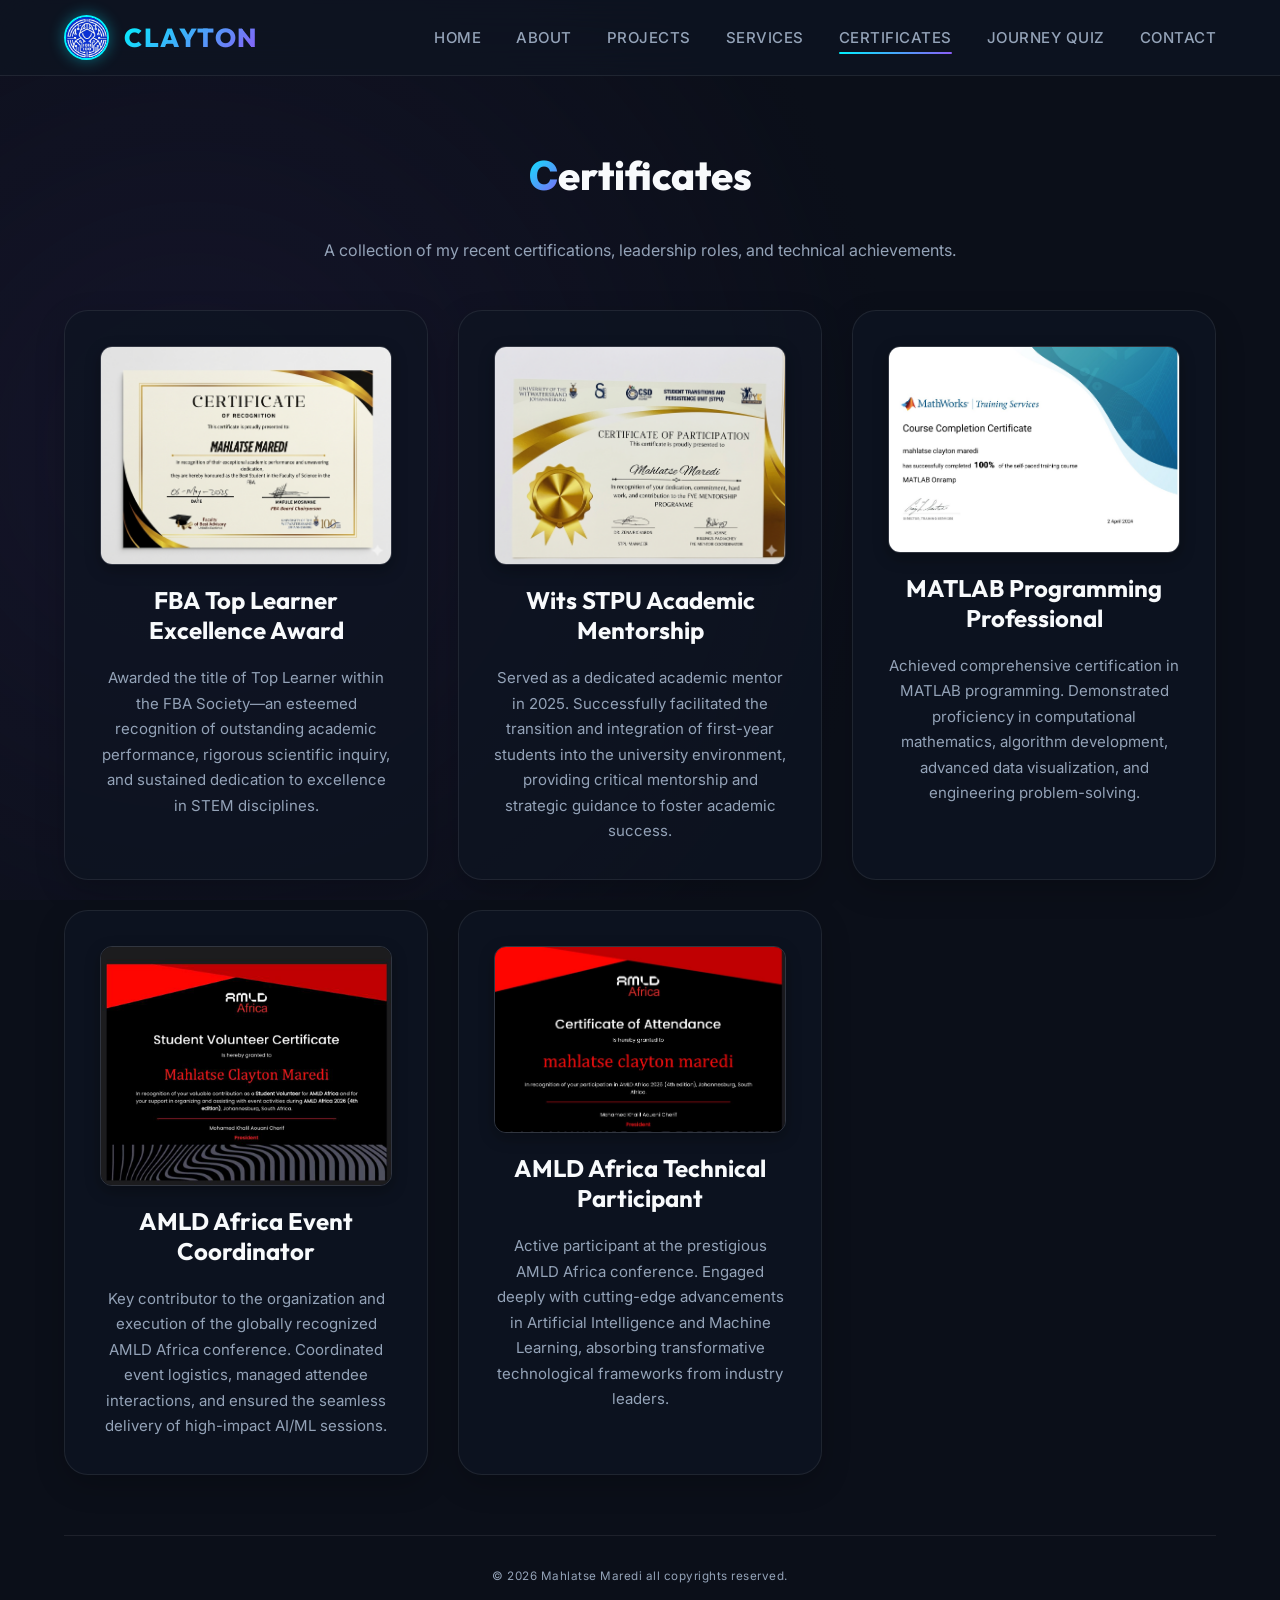
<file: certificates.html>
<!DOCTYPE html>
<html lang="en">
<head>
    <meta charset="UTF-8">
    <meta name="viewport" content="width=device-width, initial-scale=1.0">
    <title>Certificates | Portfolio</title>
    <link rel="stylesheet" href="styles.css">
    <style>
        .certBox {
            display: flex;
            flex-direction: column;
            align-items: center;
        }
        .certBox img[src*="student-icon"] {
            filter: invert(0.8) sepia(1) hue-rotate(180deg) saturate(3) opacity(0.8);
            width: 80px;
            object-fit: contain;
            border: none;
            box-shadow: none;
        }
    </style>
</head>
<body>
    <div class="circles-bg">
        <!-- Reusing standard background spanning elements -->
        <span></span><span></span><span></span><span></span><span></span>
        <span></span><span></span><span></span><span></span><span></span>
    </div>

    <header id="header">
      <nav class="navBar">
        <div id="bar">
            <div id="ln">
                <img id="logo" src="logos/logo.jpg" alt="logo">
                <h1 id="title">CLAYTON</h1>
            </div>
            <div id="navContainer">
                <a class="navigation" href="index.html#home">Home</a>
                <a class="navigation" href="index.html#about">About</a>
                <a class="navigation" href="index.html#projects">Projects</a>
                <a class="navigation" href="index.html#services">Services</a>
                <a class="navigation active" href="certificates.html">Certificates</a>
                <a class="navigation" href="journey.html">Journey Quiz</a>
                <a class="navigation" href="index.html#contacts">Contact</a>
            </div>
        </div>
      </nav>
    </header>
    
    <main>
        <section id="certificates" style="padding-top: 150px; min-height: 80vh;">
            <h1 class="subt"><span class="s">C</span>ertificates</h1>
            <p style="text-align: center; margin-bottom: 50px; color: var(--text-muted); font-size: 16px;">
                A collection of my recent certifications, leadership roles, and technical achievements.
            </p>
            <div class="certGrid">
                <div class="serviceBox certBox">
                    <img src="certificates/fba.png" alt="FBA Top Learner" class="certImg" onerror="this.src='logos/student-icon.png'">
                    <h1 class="serviceTitle">FBA Top Learner Excellence Award</h1>
                    <p class="sp">Awarded the title of Top Learner within the FBA Society—an esteemed recognition of outstanding academic performance, rigorous scientific inquiry, and sustained dedication to excellence in STEM disciplines.</p>
                </div>
                
                <div class="serviceBox certBox">
                    <img src="certificates/mentor.png" alt="Wits STPU Mentorship" class="certImg" onerror="this.src='logos/student-icon.png'">
                    <h1 class="serviceTitle">Wits STPU Academic Mentorship</h1>
                    <p class="sp">Served as a dedicated academic mentor in 2025. Successfully facilitated the transition and integration of first-year students into the university environment, providing critical mentorship and strategic guidance to foster academic success.</p>
                </div>

                <div class="serviceBox certBox">
                    <img src="certificates/matlab.jpg" alt="MATLAB Certification" class="certImg" onerror="this.src='logos/student-icon.png'">
                    <h1 class="serviceTitle">MATLAB Programming Professional</h1>
                    <p class="sp">Achieved comprehensive certification in MATLAB programming. Demonstrated proficiency in computational mathematics, algorithm development, advanced data visualization, and engineering problem-solving.</p>
                </div>

                <div class="serviceBox certBox">
                    <img src="certificates/amld_volunteer.jpg" alt="AMLD Africa Volunteer" class="certImg" onerror="this.src='logos/student-icon.png'">
                    <h1 class="serviceTitle">AMLD Africa Event Coordinator</h1>
                    <p class="sp">Key contributor to the organization and execution of the globally recognized AMLD Africa conference. Coordinated event logistics, managed attendee interactions, and ensured the seamless delivery of high-impact AI/ML sessions.</p>
                </div>

                <div class="serviceBox certBox">
                    <img src="certificates/amld_atendee.jpg" alt="AMLD Africa Attendee" class="certImg" onerror="this.src='logos/student-icon.png'">
                    <h1 class="serviceTitle">AMLD Africa Technical Participant</h1>
                    <p class="sp">Active participant at the prestigious AMLD Africa conference. Engaged deeply with cutting-edge advancements in Artificial Intelligence and Machine Learning, absorbing transformative technological frameworks from industry leaders.</p>
                </div>
            </div>
        </section>
        
        <section id="contacts" style="min-height: auto; padding: 20px 0;">
            <footer>
                <div id="footerC">
                    <small id="ftitle">&copy; 2026 Mahlatse Maredi all copyrights reserved.</small>
                </div>
            </footer>
        </section>
    </main>
</body>
</html>
</file>
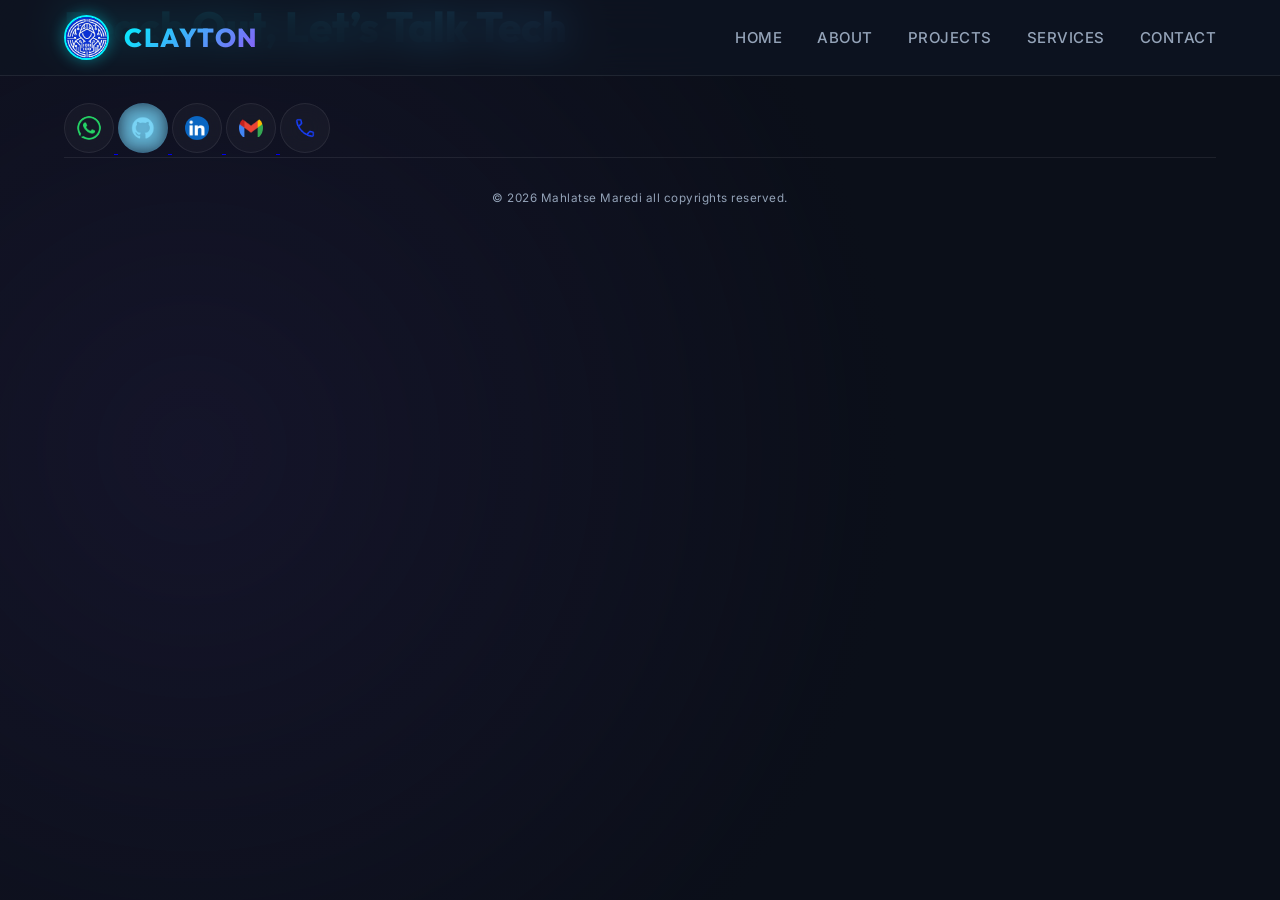
<file: contact.html>
<!DOCTYPE html>
<html lang="en">
<head>
    <meta charset="UTF-8">
    <meta name="viewport" content="width=device-width, initial-scale=1.0">
    <title>Contact</title>
    <link rel="stylesheet" href="styles.css">
</head>
<body>
          <div class="circles-bg">
  <span></span>
  <span></span>
  <span></span>
  <span></span>
  <span></span>
  <span></span>
  <span></span>
  <span></span>
   <span></span>
  <span></span>
  <span></span>
  <span></span>
  <span></span>
  <span></span>
  <span></span>
  <span></span>
   <span></span>
  <span></span>
  <span></span>
  <span></span>
  <span></span>
  <span></span>
  <span></span>
  <span></span>
   <span></span>
  <span></span>
  <span></span>
  <span></span>
  <span></span>
  <span></span>
    <span></span>
  <span></span>
  <span></span>
  <span></span>
  <span></span>
  <span></span>
  <span></span>
  <span></span>
   <span></span>
  <span></span>
  <span></span>
  <span></span>
  <span></span>
  <span></span>
  <span></span>
  <span></span>
   <span></span>
  <span></span>
  <span></span>
  <span></span>
  <span></span>
  <span></span>
  <span></span>
  <span></span>
   <span></span>
  <span></span>
  <span></span>
  <span></span>
  <span></span>
  <span></span>
  <span></span>
  <span></span>
  <span></span>
  <span></span>
</div>
      <header id="header">
      
        <div id="bar">
              <div id="ln" >
            <image id="logo" src="logos/logo.jpg" alt="this is the logo of my website"></image>
            <h1 id="title">CLAYTON</h1>
        </div>
            <div class="nv" id="navContainer">
                <a class="navigation" id="a1" href="index.html">Home</a>
                <a class="navigation" href="about.html">About</a>
                <a class="navigation" href="projects.html">Projects</a>
                <a class="navigation" href="services.html">Services</a>
                <a class="navigation" href="contact.html">Contact</a>
            </div>
           
        </div>
    </header>
    <main id="main" class="main">
     
                    <div class="cContainer">
                       <h2 id="ct">Reach Out, Let’s Talk Tech</h2>
                  <div id="reachContainer">
                            <a href="https://wa.me/27752830167"class="socialLinks">
                    <image class="clink1" src="logos/whatsapp-color-icon.png" alt="This is a link to my social accounts"></image>
                    </a>
                                        <a  href="https://github.com/mahlatseclayton" class="socialLinks">
                    <image id="git" class="clink1" src="logos/github-icon.png" alt="This is a link to my social accounts"></image>
                    </a>
                                        <a href="https://www.linkedin.com/in/mahlatse-maredi-a74650302/" class="socialLinks">
                    <image class="clink1" src="logos/linkedin-app-icon.png" alt="This is a link to my social accounts"></image>
                    </a>
                                        <a href="mailto:mahlatseclayton1@gmail.com" class="socialLinks">
                    <image class="clink1" src="logos/gmail-icon.png" alt="This is a link to my social accounts" ></image>
                    </a>
                    <a class="socialLiinks" href="tel:0752830167">
                        <image class="clink1" src="logos/call.png" alt="This is a link to my social accounts" ></image>
                    </a>
                        </div>
                      
                        </div>
            <footer>
    <div id="footerC">
            <small id="ftitle">&copy; 2026 Mahlatse Maredi all copyrights reserved.</small>
    </div>
            </footer>
    </main>
    
</body>
</html>
</file>
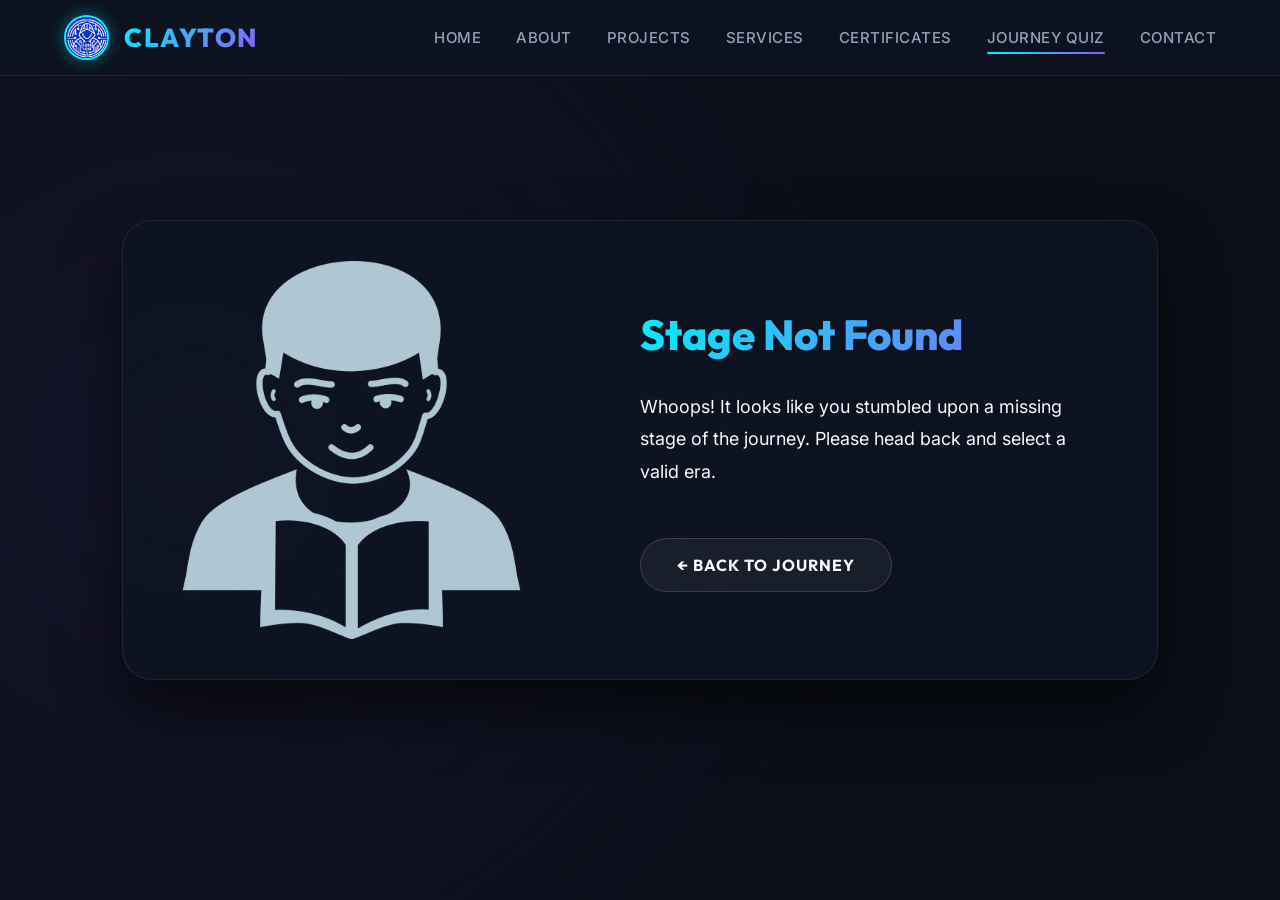
<file: details.html>
<!DOCTYPE html>
<html lang="en">
<head>
    <meta charset="UTF-8">
    <meta name="viewport" content="width=device-width, initial-scale=1.0">
    <title>Journey Details | Portfolio</title>
    <link rel="stylesheet" href="styles.css">
    <style>
        .details-container {
            display: flex;
            align-items: center;
            justify-content: center;
            min-height: 100vh;
            padding: 100px 5%;
        }

        .details-card {
            display: flex;
            flex-direction: row;
            background: var(--bg-glass);
            border: 1px solid var(--glass-border);
            border-radius: 30px;
            max-width: 1100px;
            width: 100%;
            overflow: hidden;
            box-shadow: 0 30px 60px rgba(0,0,0,0.6);
            animation: fadeIn 1s ease-out forwards;
        }

        @keyframes fadeIn {
            0% { opacity: 0; transform: translateY(30px); }
            100% { opacity: 1; transform: translateY(0); }
        }

        .details-img-container {
            flex: 1;
            max-width: 50%;
            position: relative;
        }

        .details-img-container img {
            width: 100%;
            height: 100%;
            object-fit: cover;
            display: block;
        }

        .details-content {
            flex: 1;
            padding: 60px;
            display: flex;
            flex-direction: column;
            justify-content: center;
        }

        .details-title {
            font-size: 42px;
            font-family: 'Outfit', sans-serif;
            background: var(--gradient-main);
            -webkit-background-clip: text;
            background-clip: text;
            color: transparent;
            margin-bottom: 30px;
            font-weight: 800;
        }

        .details-desc {
            font-size: 18px;
            line-height: 1.8;
            color: var(--text-main);
            margin-bottom: 50px;
        }

        .back-btn {
            display: inline-flex;
            align-items: center;
            justify-content: center;
            padding: 16px 36px;
            background: rgba(255,255,255,0.05);
            color: var(--text-main);
            border: 1px solid var(--glass-highlight);
            font-family: 'Outfit', sans-serif;
            font-weight: 700;
            font-size: 16px;
            letter-spacing: 1px;
            text-transform: uppercase;
            border-radius: 50px;
            cursor: pointer;
            transition: 0.3s;
            text-decoration: none;
            width: fit-content;
        }

        .back-btn:hover {
            background: var(--gradient-main);
            border-color: transparent;
            transform: translateY(-4px);
            box-shadow: 0 10px 25px rgba(0, 242, 254, 0.4);
            color: white;
        }
        
        .error-icon {
            filter: invert(0.8) sepia(1) hue-rotate(180deg) saturate(3) opacity(0.8);
            object-fit: contain !important;
            padding: 40px;
        }

        @media(max-width: 900px) {
            .details-card {
                flex-direction: column;
            }
            .details-img-container {
                max-width: 100%;
                height: 350px;
            }
            .details-content {
                padding: 40px 30px;
            }
            .details-title {
                font-size: 32px;
            }
        }
    </style>
</head>
<body>
    <div class="circles-bg">
        <span></span><span></span><span></span><span></span><span></span>
    </div>

    <header id="header">
      <nav class="navBar">
        <div id="bar">
            <div id="ln">
                <img id="logo" src="logos/logo.jpg" alt="logo">
                <h1 id="title">CLAYTON</h1>
            </div>
            <div id="navContainer">
                <a class="navigation" href="index.html#home">Home</a>
                <a class="navigation" href="index.html#about">About</a>
                <a class="navigation" href="index.html#projects">Projects</a>
                <a class="navigation" href="index.html#services">Services</a>
                <a class="navigation" href="index.html#certificates">Certificates</a>
                <a class="navigation active" href="journey.html">Journey Quiz</a>
                <a class="navigation" href="index.html#contacts">Contact</a>
            </div>
        </div>
      </nav>
    </header>
    
    <main>
        <div class="details-container">
            <div class="details-card">
                <div class="details-img-container">
                    <img id="stage-img" src="logos/student-icon.png" alt="Stage Image" onerror="this.onerror=null; this.classList.add('error-icon'); this.src='logos/student-icon.png';">
                </div>
                <div class="details-content">
                    <h1 id="stage-title" class="details-title"></h1>
                    <p id="stage-desc" class="details-desc"></p>
                    <a href="journey.html" class="back-btn">← Back to Journey</a>
                </div>
            </div>
        </div>
    </main>

    <script>
        document.addEventListener('DOMContentLoaded', () => {
            console.log("Details page loaded");
            const urlParams = new URLSearchParams(window.location.search);
            const stage = urlParams.get('stage');
            console.log("Current stage:", stage);
            
            const stageData = {
                'primary': {
                    title: 'Primary School Education',
                    images: ['images/primary1.jpg', 'images/primary2.jpg'],
                    desc: 'Molapalama Combined School (Grades 7–9). Laid a robust foundation in core academics and scientific inquiry. Rose to regional prominence by dominating the prestigious Astro Quiz 2018, ultimately representing Mpumalanga at the national finals.'
                },
                'high': {
                    title: 'High School Excellence',
                    images: ['images/high1.jpg', 'images/high2.jpg'],
                    desc: 'Mokebe Senior Secondary School (Grades 10–12). Maintained an exemplary academic record, mastering complex mathematics and physical sciences. Cultivated the elite analytical mindset required for higher education.'
                },
                'uni': {
                    title: 'University – Elite Tech Degree',
                    images: ['images/uni2.JPEG', 'images/uni1.JPEG'],
                    desc: 'Wits University – BSc Computer Science. Currently pursuing an elite degree in computer science. Consistently pushing boundaries in artificial intelligence, advanced algorithms, and full-stack software development at one of the continent\'s top institutions.'
                },
                'work': {
                    title: 'Professional Career',
                    images: [],
                    desc: 'Upcoming Opportunity. Actively seeking dynamic roles to leverage my software engineering frameworks, machine learning expertise, and relentless problem-solving skills in a high-impact professional environment.'
                }
            };
            
            const data = stageData[stage];
            const imgContainer = document.querySelector('.details-img-container');
            
            if (data) {
                document.getElementById('stage-title').innerText = data.title;
                document.getElementById('stage-desc').innerText = data.desc;
                
                if (stage === 'work') {
                    imgContainer.innerHTML = '<div style="width: 100%; height: 100%; display: flex; align-items: center; justify-content: center; background: linear-gradient(135deg, var(--accent-1), var(--accent-3)); min-height: 350px; border-radius: 20px;"><h2 style="color: white; text-align: center; font-family: Outfit; font-size: 32px; padding: 20px; line-height: 1.5;"><br><br>Hire Me! </h2></div>';
                } else if (data.images && data.images.length > 0) {
                    let imagesHTML = '';
                    data.images.forEach(img => {
                        imagesHTML += `<img src="${img}" alt="Stage Image" style="margin-bottom: 20px; border-radius: 12px; box-shadow: 0 10px 30px rgba(0,0,0,0.5); object-fit: cover; width: 100%;" onerror="this.onerror=null; this.classList.add('error-icon'); this.src='logos/student-icon.png';">`;
                    });
                    imgContainer.innerHTML = imagesHTML;
                    imgContainer.style.cssText = 'overflow-y: auto; max-height: 80vh; display: flex; flex-direction: column; scrollbar-width: none; ms-overflow-style: none; padding-right: 15px;';
                }
            } else {
                document.getElementById('stage-title').innerText = "Stage Not Found";
                document.getElementById('stage-desc').innerText = "Whoops! It looks like you stumbled upon a missing stage of the journey. Please head back and select a valid era.";
                imgContainer.innerHTML = '<img id="stage-img" src="logos/student-icon.png" class="error-icon" style="width:100%; height:auto;">';
            }
        });
    </script>
</body>
</html>
</file>
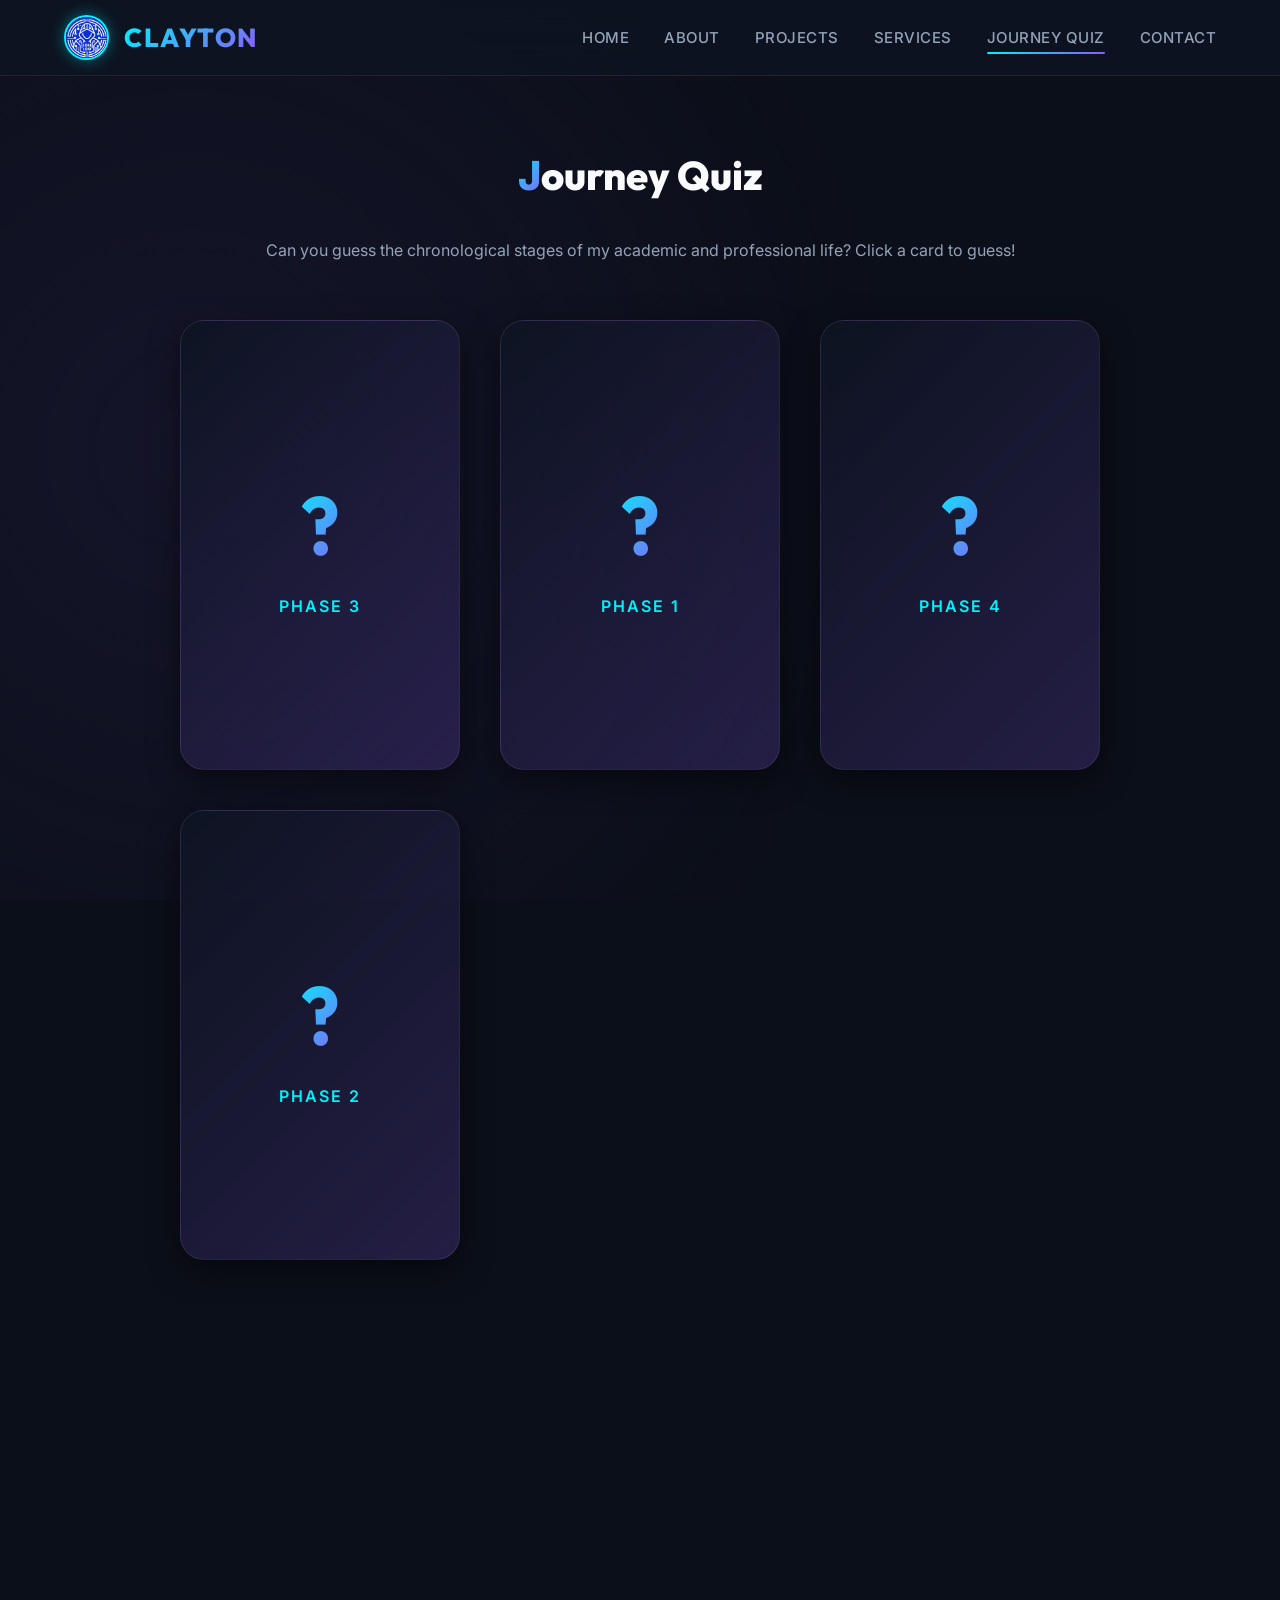
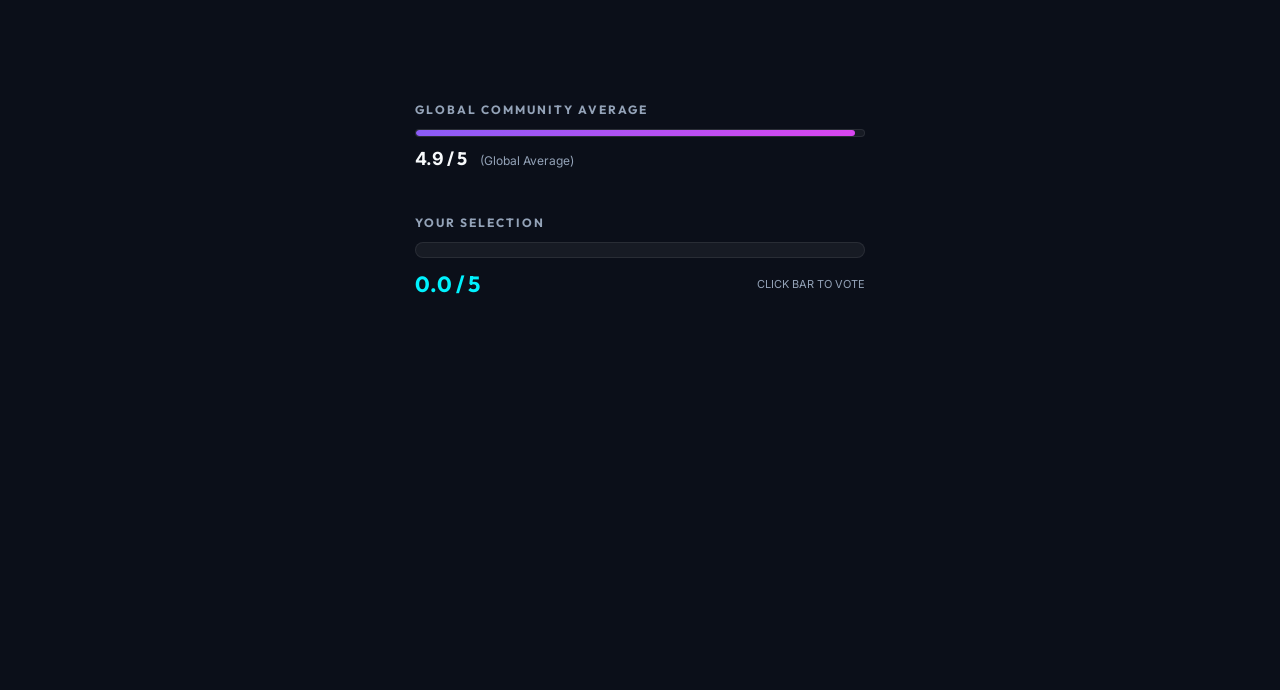
<file: journey.html>
<!DOCTYPE html>
<html lang="en">
<head>
    <meta charset="UTF-8">
    <meta name="viewport" content="width=device-width, initial-scale=1.0">
    <title>Journey Quiz | Portfolio</title>
    <link rel="stylesheet" href="styles.css">
    <style>
        .journey-container {
            display: grid;
            grid-template-columns: repeat(auto-fit, minmax(280px, 1fr));
            gap: 40px;
            padding: 40px 0;
            max-width: 1200px;
            margin: 0 auto;
        }

        .flip-card {
            background-color: transparent;
            width: 100%;
            height: 450px;
            perspective: 1000px;
            cursor: pointer;
        }

        .flip-card-inner {
            position: relative;
            width: 100%;
            height: 100%;
            text-align: center;
            transition: transform 0.8s cubic-bezier(0.175, 0.885, 0.32, 1.275);
            transform-style: preserve-3d;
        }

        .flip-card.flipped .flip-card-inner {
            transform: rotateY(180deg);
        }

        .flip-card-front, .flip-card-back {
            position: absolute;
            width: 100%;
            height: 100%;
            -webkit-backface-visibility: hidden;
            backface-visibility: hidden;
            border-radius: 24px;
            border: 1px solid var(--glass-border);
            box-shadow: 0 10px 30px rgba(0,0,0,0.5);
            overflow: hidden;
            display: flex;
            flex-direction: column;
        }

        .flip-card-front {
            background: linear-gradient(135deg, rgba(14,20,34,0.9), rgba(139,92,246,0.2));
            align-items: center;
            justify-content: center;
        }

        .flip-card-front h2 {
            font-size: 80px;
            font-family: 'Outfit', sans-serif;
            background: var(--gradient-main);
            -webkit-background-clip: text;
            background-clip: text;
            color: transparent;
            margin-bottom: 20px;
        }
        
        .hint {
            color: var(--accent-1);
            font-size: 16px;
            font-weight: 600;
            letter-spacing: 2px;
            text-transform: uppercase;
        }

        .flip-card-back {
            background: var(--bg-glass);
            transform: rotateY(180deg);
            padding: 0;
            justify-content: flex-start;
        }

        .flip-card-back img {
            width: 100%;
            height: 180px;
            object-fit: cover;
            border-bottom: 2px solid var(--accent-1);
        }

        .card-content {
            padding: 20px;
            display: flex;
            flex-direction: column;
            flex: 1;
            justify-content: center;
        }

        .card-content h3 {
            color: var(--accent-1);
            font-family: 'Outfit', sans-serif;
            font-size: 22px;
            margin-bottom: 10px;
        }

        .card-content p {
            color: var(--text-muted);
            font-size: 14px;
            line-height: 1.6;
        }

        /* Modal Styles */
        .modal-overlay {
            position: fixed;
            top: 0; left: 0; width: 100%; height: 100%;
            background: rgba(0,0,0,0.8);
            backdrop-filter: blur(5px);
            display: flex;
            align-items: center;
            justify-content: center;
            z-index: 2000;
            opacity: 0;
            pointer-events: none;
            transition: 0.3s;
        }

        .modal-overlay.active {
            opacity: 1;
            pointer-events: all;
        }

        .guess-box {
            background: var(--bg-glass);
            padding: 40px;
            border-radius: 20px;
            border: 1px solid var(--accent-1);
            box-shadow: 0 0 40px rgba(0, 242, 254, 0.2);
            text-align: center;
            transform: translateY(20px);
            transition: 0.3s;
            max-width: 400px;
            width: 90%;
        }

        .modal-overlay.active .guess-box {
            transform: translateY(0);
        }

        .guess-box h2 {
            margin-bottom: 30px;
            font-family: 'Outfit', sans-serif;
            color: var(--text-main);
        }

        .guess-btn {
            display: block;
            width: 100%;
            padding: 15px;
            margin-bottom: 15px;
            background: rgba(255,255,255,0.05);
            border: 1px solid var(--glass-border);
            border-radius: 12px;
            color: var(--text-main);
            font-family: 'Inter', sans-serif;
            font-size: 16px;
            font-weight: 600;
            cursor: pointer;
            transition: 0.3s;
        }

        .guess-btn:hover {
            background: var(--gradient-main);
            border-color: transparent;
            transform: translateX(5px);
        }

        /* Toast */
        .toast {
            position: fixed;
            bottom: 30px;
            left: 50%;
            transform: translateX(-50%) translateY(100px);
            background: linear-gradient(135deg, #ef4444, #b91c1c);
            color: white;
            padding: 15px 30px;
            border-radius: 50px;
            font-weight: bold;
            box-shadow: 0 10px 20px rgba(0,0,0,0.5);
            z-index: 3000;
            opacity: 0;
            transition: 0.4s cubic-bezier(0.175, 0.885, 0.32, 1.275);
        }
        
        .toast.show {
            transform: translateX(-50%) translateY(0);
            opacity: 1;
        }

        /* Animations */
        @keyframes shake {
            0%, 100% { transform: translateX(0); }
            25% { transform: translateX(-10px); }
            50% { transform: translateX(10px); }
            75% { transform: translateX(-10px); }
        }
        .shake { animation: shake 0.4s ease-in-out; }

        .loader-circle {
            width: 20px;
            height: 20px;
            border: 3px solid rgba(255,255,255,0.3);
            border-top-color: white;
            border-radius: 50%;
            animation: spin 1s linear infinite;
        }
        @keyframes spin {
            to { transform: rotate(360deg); }
        }

        .confetti-ball {
            position: fixed;
            top: -20px;
            border-radius: 50%;
            z-index: 9999;
            pointer-events: none;
            animation: fall linear forwards;
        }
        @keyframes fall {
            to { transform: translateY(110vh) rotate(360deg); }
        }
    </style>
</head>
<body>
    <div class="circles-bg">
        <span></span><span></span><span></span><span></span><span></span>
    </div>

    <header id="header">
      <nav class="navBar">
        <div id="bar">
            <div id="ln">
                <img id="logo" src="logos/logo.jpg" alt="logo">
                <h1 id="title">CLAYTON</h1>
            </div>
            <div id="navContainer">
                <a class="navigation" href="index.html#home">Home</a>
                <a class="navigation" href="index.html#about">About</a>
                <a class="navigation" href="index.html#projects">Projects</a>
                <a class="navigation" href="index.html#services">Services</a>
                <a class="navigation active" href="journey.html">Journey Quiz</a>
                <a class="navigation" href="index.html#contacts">Contact</a>
            </div>
        </div>
      </nav>
    </header>
    
    <main>
        <section id="gamification" style="padding-top: 150px; min-height: 80vh;">
            <h1 class="subt"><span class="s">J</span>ourney Quiz</h1>
            <p style="text-align: center; margin-bottom: 20px; color: var(--text-muted); font-size: 16px;">
                Can you guess the chronological stages of my academic and professional life? Click a card to guess!
            </p>
            
            <div class="journey-container" id="journeyGrid">
                <!-- Primary -->
                <div class="flip-card" onclick="openModal('primary', this)" data-solved="false">
                    <div class="flip-card-inner">
                        <div class="flip-card-front">
                            <h2>?</h2>
                            <div class="hint">Phase 1</div>
                        </div>
                        <div class="flip-card-back">
                            <img src="images/primary1.jpg" onerror="this.src='logos/student-icon.png'" alt="Primary">
                            <div class="card-content">
                                <h3>Primary School</h3>
                                <p>Molapalama Combined School (Grades 7–9). Laid a robust foundation in core academics. Rose to regional prominence by dominating the prestigious Astro Quiz 2018, ultimately representing Mpumalanga at the national finals.</p>
                            </div>
                        </div>
                    </div>
                </div>

                <!-- High School -->
                <div class="flip-card" onclick="openModal('high', this)" data-solved="false">
                    <div class="flip-card-inner">
                        <div class="flip-card-front">
                            <h2>?</h2>
                            <div class="hint">Phase 2</div>
                        </div>
                        <div class="flip-card-back">
                            <img src="images/high1.jpg" onerror="this.src='logos/student-icon.png'" alt="High School">
                            <div class="card-content">
                                <h3>High School</h3>
                                <p>Mokebe Senior Secondary School (Grades 10–12). Maintained an exemplary academic record, mastering complex mathematics and physical sciences. Cultivated the elite analytical mindset required for higher education.</p>
                            </div>
                        </div>
                    </div>
                </div>

                <!-- Uni -->
                <div class="flip-card" onclick="openModal('uni', this)" data-solved="false">
                    <div class="flip-card-inner">
                        <div class="flip-card-front">
                            <h2>?</h2>
                            <div class="hint">Phase 3</div>
                        </div>
                        <div class="flip-card-back">
                            <img src="images/uni2.JPEG" onerror="this.src='logos/student-icon.png'" alt="University">
                            <div class="card-content">
                                <h3>University</h3>
                                <p>Wits University – BSc Computer Science. Currently pursuing an elite tech degree. Consistently pushing boundaries in artificial intelligence, algorithms, and software development at one of the continent's top institutions.</p>
                            </div>
                        </div>
                    </div>
                </div>

                <!-- Work -->
                <div class="flip-card" onclick="openModal('work', this)" data-solved="false">
                    <div class="flip-card-inner">
                        <div class="flip-card-front">
                            <h2>?</h2>
                            <div class="hint">Phase 4</div>
                        </div>
                        <div class="flip-card-back">
                            <div style="width: 100%; height: 180px; display: flex; align-items: center; justify-content: center; background: linear-gradient(135deg, var(--accent-1), var(--accent-3)); border-bottom: 2px solid var(--accent-1);">
                                <h3 style="color: white; margin: 0; text-transform: uppercase; letter-spacing: 2px; font-size: 16px; text-align: center;">Hire Me !</h3>
                            </div>
                            <div class="card-content">
                                <h3>Professional Career</h3>
                                <p>Upcoming Opportunity. Actively seeking dynamic roles to leverage my software engineering frameworks, machine learning expertise, and relentless problem-solving skills in a high-impact professional environment.</p>
                            </div>
                        </div>
                    </div>
                </div>
            </div>
            
            <section id="rating-sector" style="padding: 100px 0; display: flex; flex-direction: column; align-items: center; justify-content: center; margin-top: 50px;">
                
                <!-- Community Bar -->
                <div style="width: 100%; max-width: 450px; margin-bottom: 45px; text-align: left; animation: slideUp 1s ease-out forwards;">
                    <h4 style="color: var(--text-muted); font-size: 12px; margin-bottom: 12px; text-transform: uppercase; letter-spacing: 2px;">Global Community Average</h4>
                    <div style="width: 100%; background: rgba(255,255,255,0.05); height: 8px; border-radius: 10px; overflow: hidden; border: 1px solid var(--glass-border); position: relative;">
                        <div id="community-progress" style="width: 0%; height: 100%; background: linear-gradient(90deg, #8b5cf6, #d946ef); border-radius: 10px; transition: 2.5s cubic-bezier(0.175, 0.885, 0.32, 1.275);"></div>
                    </div>
                    <p style="color: var(--text-main); font-weight: 700; margin-top: 10px; font-size: 18px; font-family: 'Outfit';"><span id="community-value">4.9</span> / 5 <span id="community-meta" style="font-weight: 400; color: var(--text-muted); font-size: 12px; margin-left:10px;">(Global Average)</span></p>
                </div>

                <!-- Personal Bar -->
                <div style="width: 100%; max-width: 450px; text-align: left; animation: slideUp 1.2s ease-out forwards;">
                    <h4 style="color: var(--text-muted); font-size: 12px; margin-bottom: 12px; text-transform: uppercase; letter-spacing: 2px;">Your Selection</h4>
                    <div style="width: 100%; background: rgba(255,255,255,0.05); height: 16px; border-radius: 20px; overflow: hidden; border: 1px solid var(--glass-border); position: relative; cursor: pointer;" id="rating-bar-container">
                        <div id="rating-progress" style="width: 0%; height: 100%; background: var(--gradient-main); border-radius: 20px; transition: 1.2s cubic-bezier(0.175, 0.885, 0.32, 1.275); box-shadow: 0 0 20px rgba(0, 242, 254, 0.4);"></div>
                    </div>
                    <div style="display: flex; justify-content: space-between; align-items: center; margin-top: 12px;">
                        <p id="rating-value" style="color: var(--accent-1); font-weight: 700; font-family: 'Outfit'; font-size: 22px;">0.0 / 5</p>
                        <p style="color: var(--text-muted); font-size: 11px; text-transform: uppercase;">Click bar to vote</p>
                    </div>
                </div>
            </section>
        </section>
    </main>

    <!-- Modal for Guessing -->
    <div id="guessModal" class="modal-overlay">
        <div class="guess-box" id="guessBoxElement">
            <h2>Select the correct stage:</h2>
            <button class="guess-btn" onclick="submitGuess('primary')">Primary School</button>
            <button class="guess-btn" onclick="submitGuess('high')">High School</button>
            <button class="guess-btn" onclick="submitGuess('uni')">University</button>
            <button class="guess-btn" onclick="submitGuess('work')">Work / Career</button>
            <button class="guess-btn" style="background: transparent; border: none; margin-top: 20px; color: var(--text-muted);" onclick="closeModal()">Cancel</button>
        </div>
    </div>

    <div id="toast" class="toast">Incorrect stage! Try again.</div>

    <script>
        document.addEventListener('DOMContentLoaded', () => {
            const grid = document.getElementById('journeyGrid');
            const cards = Array.from(grid.children);
            
            // Randomize order using Fisher-Yates
            for (let i = cards.length - 1; i > 0; i--) {
                const j = Math.floor(Math.random() * (i + 1));
                [cards[i], cards[j]] = [cards[j], cards[i]];
            }
            
            // Re-append in random order
            cards.forEach(card => grid.appendChild(card));
        });

        let currentTargetId = '';
        let currentCardElement = null;

        function openModal(correctAnswer, cardElement) {
            // Don't open if already solved
            if (cardElement.getAttribute('data-solved') === 'true') return;
            
            currentTargetId = correctAnswer;
            currentCardElement = cardElement;
            document.getElementById('guessModal').classList.add('active');
        }

        function closeModal() {
            document.getElementById('guessModal').classList.remove('active');
            // Element variables will be cleared in submitGuess after use
        }

        function submitGuess(guess) {
            if (guess === currentTargetId) {
                // Correct answer selected
                const card = currentCardElement; // Keep a local reference
                const target = currentTargetId;

                // Close modal and show celebration 
                closeModal();
                triggerConfetti();

                if (card) {
                    card.classList.add('flipped');
                    card.setAttribute('data-solved', 'true');
                    
                    const innerCard = card.querySelector('.flip-card-inner');
                    const navigateToDetails = () => {
                        console.log("Auto-redirecting to details.html?stage=" + target);
                        window.location.href = 'details.html?stage=' + target;
                    };
                    
                    if (innerCard) {
                        innerCard.addEventListener('transitionend', navigateToDetails, { once: true });
                    }
                    setTimeout(navigateToDetails, 3000); // Fail-safe fallback
                }
                
                // Clear globals for next selection
                currentTargetId = '';
                currentCardElement = null;
            } else {
                // Incorrect
                const guessBox = document.getElementById('guessBoxElement');
                guessBox.classList.add('shake');
                
                const toast = document.getElementById('toast');
                toast.classList.add('show');

                setTimeout(() => {
                    guessBox.classList.remove('shake');
                }, 400);

                setTimeout(() => {
                    toast.classList.remove('show');
                }, 3000);
            }
        }

        function triggerConfetti() {
            const colors = ['#00F2FE', '#4FACFE', '#8B5CF6', '#FACC15', '#10B981'];
            for (let i = 0; i < 80; i++) {
                const confetti = document.createElement('div');
                confetti.className = 'confetti-ball';
                
                // Randomize properties
                const size = Math.random() * 10 + 5; // 5 to 15px
                confetti.style.width = size + 'px';
                confetti.style.height = size + 'px';
                confetti.style.backgroundColor = colors[Math.floor(Math.random() * colors.length)];
                confetti.style.left = Math.random() * 100 + 'vw';
                confetti.style.animationDuration = (Math.random() * 2 + 2) + 's'; // 2 to 4 seconds
                confetti.style.animationDelay = (Math.random() * 0.5) + 's';
                
                // Add some rotation spin
                confetti.style.transform = `rotate(${Math.random() * 360}deg)`;

                document.body.appendChild(confetti);

                // Clean up DOM
                setTimeout(() => {
                    confetti.remove();
                }, 5000);
            }
        }

        document.addEventListener('DOMContentLoaded', () => {
            const bar = document.getElementById('rating-bar-container');
            const progress = document.getElementById('rating-progress');
            const communityProgress = document.getElementById('community-progress');
            const communityValText = document.getElementById('community-value');
            const valText = document.getElementById('rating-value');
            
            // Simulation Constants
            const baseAvg = 4.9;
            const mockCount = 80; // Small enough to see the bar nudge!

            const calculateGlobalImpact = (userScore) => {
                const newAvg = ((baseAvg * mockCount) + parseFloat(userScore)) / (mockCount + 1);
                const finalAvg = newAvg.toFixed(2);
                
                // Update Community UI with a slight delay
                setTimeout(() => {
                    if (communityProgress) communityProgress.style.width = (finalAvg * 20) + '%';
                    if (communityValText) communityValText.innerText = finalAvg;
                }, 300);
            };

            // 1. Initial Load
            setTimeout(() => {
                const saved = localStorage.getItem('journeyRating');
                if(saved) {
                    calculateGlobalImpact(saved);
                    if (progress) progress.style.width = (saved * 20) + '%';
                    if (valText) valText.innerText = `${saved} / 5`;
                } else {
                    if (communityProgress) communityProgress.style.width = (baseAvg * 20) + '%';
                    if (communityValText) communityValText.innerText = baseAvg;
                }
            }, 500);

            if (bar) {
                bar.onclick = (e) => {
                    const rect = bar.getBoundingClientRect();
                    const x = e.clientX - rect.left;
                    const pct = Math.min(Math.max((x / rect.width) * 100, 5), 100);
                    const score = (pct / 20).toFixed(1);
                    
                    // Update Personal
                    progress.style.width = pct + '%';
                    valText.innerText = `${score} / 5`;
                    localStorage.setItem('journeyRating', score);
                    
                    // Update Global Impact
                    calculateGlobalImpact(score);
                };
            }
        });
    </script>
</body>
</html>
</file>
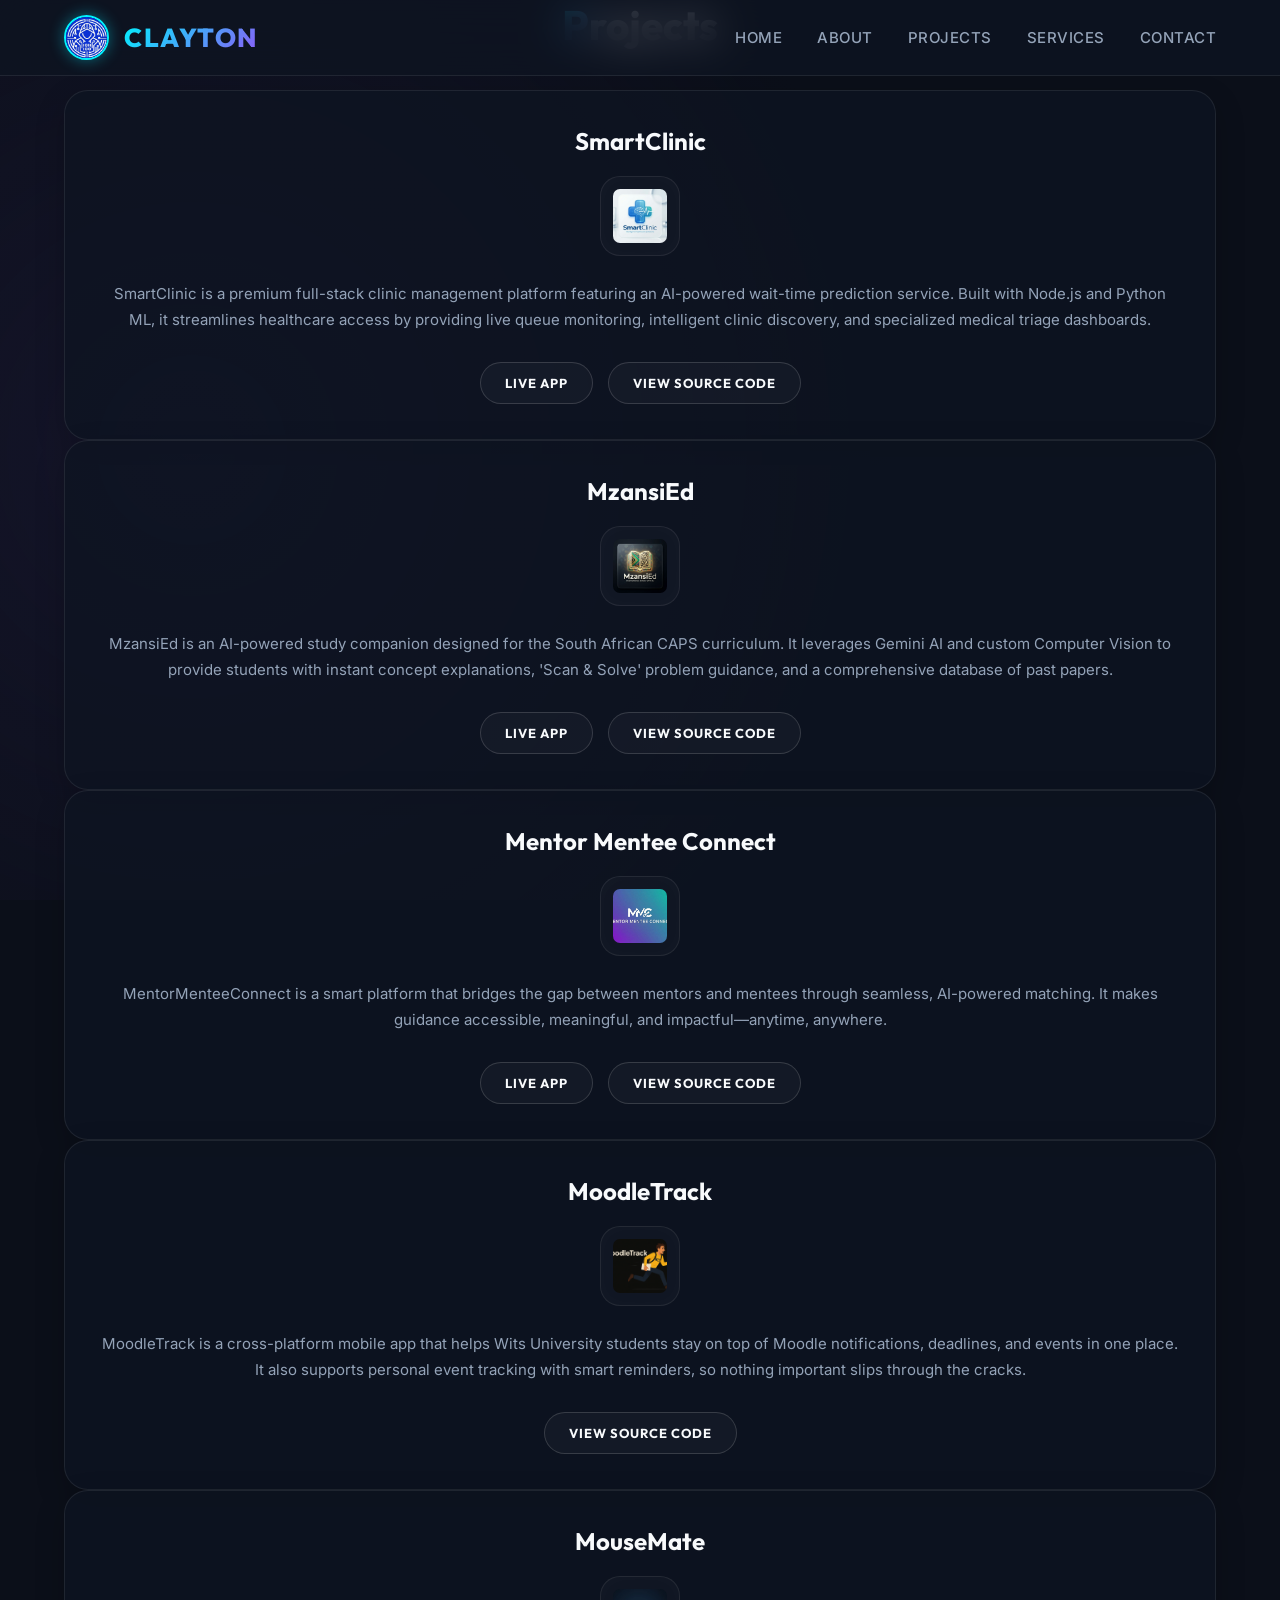
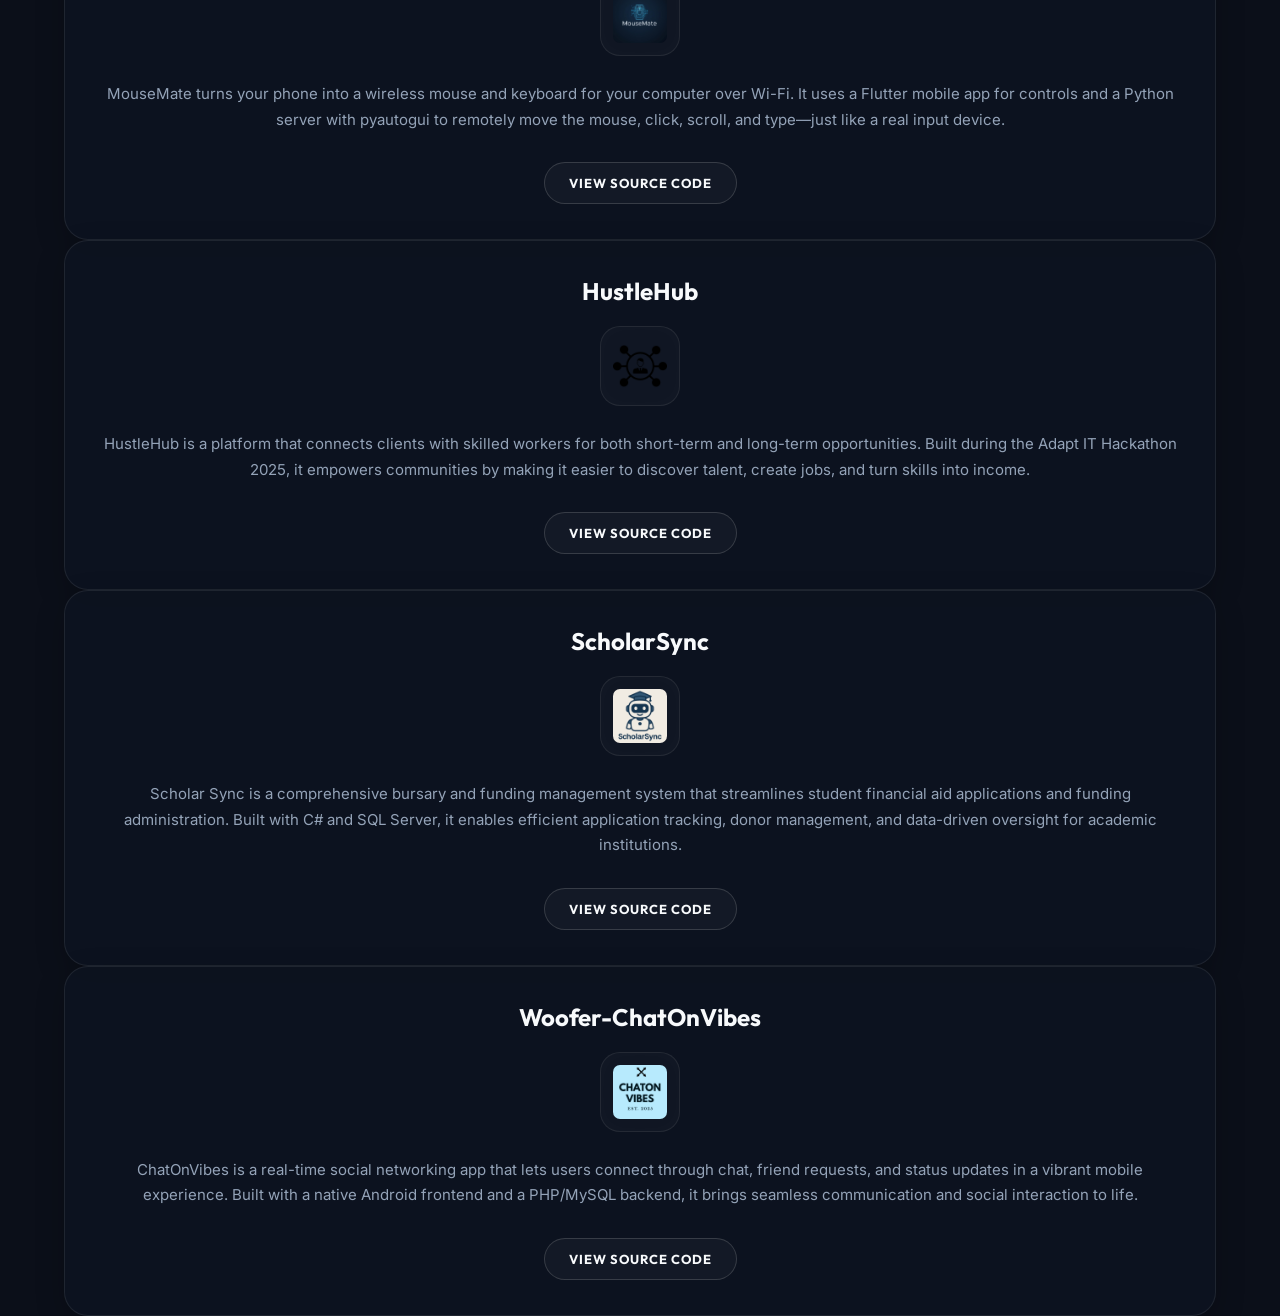
<file: projects.html>
<!DOCTYPE html>
<html lang="en">
<head>
    <meta charset="UTF-8">
    <meta name="viewport" content="width=device-width, initial-scale=1.0">
    <title>Projects</title>
    <link rel="stylesheet" href="styles.css">
</head>
<body>
          <div class="circles-bg">
  <span></span>
  <span></span>
  <span></span>
  <span></span>
  <span></span>
  <span></span>
  <span></span>
  <span></span>
   <span></span>
  <span></span>
  <span></span>
  <span></span>
  <span></span>
  <span></span>
  <span></span>
  <span></span>
   <span></span>
  <span></span>
  <span></span>
  <span></span>
  <span></span>
  <span></span>
  <span></span>
  <span></span>
   <span></span>
  <span></span>
  <span></span>
  <span></span>
  <span></span>
  <span></span>
    <span></span>
  <span></span>
  <span></span>
  <span></span>
  <span></span>
  <span></span>
  <span></span>
  <span></span>
   <span></span>
  <span></span>
  <span></span>
  <span></span>
  <span></span>
  <span></span>
  <span></span>
  <span></span>
   <span></span>
  <span></span>
  <span></span>
  <span></span>
  <span></span>
  <span></span>
  <span></span>
  <span></span>
   <span></span>
  <span></span>
  <span></span>
  <span></span>
  <span></span>
  <span></span>
  <span></span>
  <span></span>
  <span></span>
  <span></span>
</div>
  <header id="header">
      
        <div id="bar">
              <div id="ln" >
            <image id="logo" src="logos/logo.jpg" alt="this is the logo of my website"></image>
            <h1 id="title">CLAYTON</h1>
        </div>
            <div id="navContainer">
                <a class="navigation" id="a1" href="index.html">Home</a>
                <a class="navigation" href="about.html">About</a>
                <a class="navigation" href="projects.html">Projects</a>
                <a class="navigation" href="services.html">Services</a>
                <a class="navigation" href="contact.html">Contact</a>
            </div>
           
        </div>
    </header>
    <main id="main">
         <h1 class="subt"><span class="s">P</span>rojects</h1>
          <div class="serviceContainer">
            <div class="vLine"></div>
        <div class="serviceId">
        <div id="projects">
            <div class="serviceBox">
                <h1 class="serviceTitle">SmartClinic</h1>
                <div class="logoBox">
                    <img src="images/smartclinic.png" class="sLogo" alt="SmartClinic logo">
                </div>
                <p class="sp">SmartClinic is a premium full-stack clinic management platform featuring an AI-powered wait-time prediction service. Built with Node.js and Python ML, it streamlines healthcare access by providing live queue monitoring, intelligent clinic discovery, and specialized medical triage dashboards.</p>
                <div class="projectNav">
                    <a class="lp" target="_blank" href="https://smartclinic-hyb0fwfuf9d5crat.uaenorth-01.azurewebsites.net">
                        <button class="liveBtn1">Live App</button>
                    </a>
                    <a class="lp" target="_blank" href="https://github.com/mahlatseclayton/smartClinic">
                        <button class="liveBtn1">View Source Code</button>
                    </a>
                </div>
            </div>
            <div class="serviceBox">
                <h1 class="serviceTitle">MzansiEd</h1>
                <div class="logoBox">
                    <img src="images/mzansied.png" class="sLogo" alt="MzansiEd logo">
                </div>
                <p class="sp">MzansiEd is an AI-powered study companion designed for the South African CAPS curriculum. It leverages Gemini AI and custom Computer Vision to provide students with instant concept explanations, 'Scan & Solve' problem guidance, and a comprehensive database of past papers.</p>
                <div class="projectNav">
                    <a class="lp" target="_blank" href="https://mzansied.co.za">
                        <button class="liveBtn1">Live App</button>
                    </a>
                    <a class="lp" target="_blank" href="https://github.com/mahlatseclayton/TutorAI">
                        <button class="liveBtn1">View Source Code</button>
                    </a>
                </div>
            </div>
            <div class="serviceBox">
                <h1 class="serviceTitle">Mentor Mentee Connect</h1>
                    <div class="logoBox">
                <image src="images/mmc.jpeg" class="sLogo" alt="this is the logo of the project"></image></div>
                <p class="sp">MentorMenteeConnect is a smart platform that bridges the gap between mentors and mentees through seamless, AI-powered matching. It makes guidance accessible, meaningful, and impactful—anytime, anywhere.</p>
                <div class="projectNav">
                    <button onclick="getUrl()  " class="liveBtn1">Live App</button></a>
                    <a class="lp" href="https://github.com/mahlatseclayton/MentorMate" _blank>
                     <button class="liveBtn1">View Source Code</button></a>
                </div>
               
</div>
       <div class="serviceBox">
                <h1 class="serviceTitle">MoodleTrack</h1>
                    <div class="logoBox">
                <image src="images/moodletrack.png"class="sLogo" alt="this is the logo of the project"></image></div>
                <p class="sp">MoodleTrack is a cross-platform mobile app that helps Wits University students stay on top of Moodle notifications, deadlines, and events in one place. It also supports personal event tracking with smart reminders, so nothing important slips through the cracks.</p>
                <div class="projectNav">
                    
                     <a class="lp" href="https://github.com/mahlatseclayton/MoodleTrack" _blank>
                     <button class="liveBtn1">View Source Code</button></a>
                </div>
               
</div>
       <div class="serviceBox">
                <h1 class="serviceTitle">MouseMate</h1>
                    <div class="logoBox">
                <image src="images/mouseMate.jpg" class="sLogo" alt="this is the logo of the project"></image></div>
                <p class="sp">MouseMate turns your phone into a wireless mouse and keyboard for your computer over Wi-Fi. It uses a Flutter mobile app for controls and a Python server with pyautogui to remotely move the mouse, click, scroll, and type—just like a real input device.</p>
                <div class="projectNav">
                    
<a class="lp" href="https://github.com/mahlatseclayton/Wifi_Mouse">
                     <button class="liveBtn1" _blank>View Source Code</button></a>
                </div>
               
</div>
       <div class="serviceBox">
                <h1 class="serviceTitle">HustleHub</h1>
                    <div class="logoBox">
                <image src="logos/user-network-icon.png" class="sLogo" alt="this is the logo of the project"></image></div>
                <p class="sp">HustleHub is a platform that connects clients with skilled workers for both short-term and long-term opportunities. Built during the Adapt IT Hackathon 2025, it empowers communities by making it easier to discover talent, create jobs, and turn skills into income.</p>
                <div class="projectNav">
                   
                    <a class="lp" _blank href="https://github.com/Adapt-IT-hackathon/Adapt_It-HustleHub">
                     <button class="liveBtn1">View Source Code</button></a></div>
               
</div>
       <div class="serviceBox">
                <h1 class="serviceTitle">ScholarSync</h1>
                    <div class="logoBox">
                <image src="images/botFace.png" class="sLogo" alt="this is the logo of the project"></image></div>
                <p class="sp">Scholar Sync is a comprehensive bursary and funding management system that streamlines student financial aid applications and funding administration. Built with C# and SQL Server, it enables efficient application tracking, donor management, and data-driven oversight for academic institutions.</p>
                <div class="projectNav">
                    
                     <a  _blank class="lp" href="https://github.com/TheurgicThaps/ScholarSync">
                     <button class="liveBtn1">View Source Code</button></a>
                </div>
               
</div>
       <div class="serviceBox">
                <h1 class="serviceTitle">Woofer-ChatOnVibes</h1>
                    <div class="logoBox">
                <image src="images/chatOnvibes.png" class="sLogo" alt="this is the logo of the project"></image></div>
                <p class="sp">ChatOnVibes is a real-time social networking app that lets users connect through chat, friend requests, and status updates in a vibrant mobile experience. Built with a native Android frontend and a PHP/MySQL backend, it brings seamless communication and social interaction to life.</p>
                <div class="projectNav">
                    <a  _blank class="lp" href="https://github.com/mahlatseclayton/WOOFERS" >  <button class="liveBtn1">View Source Code</button></a>
                </div>
               
</div>

</div>
            </div>
    </main>
    <script src="index.js"></script>
</body>
</html>
</file>
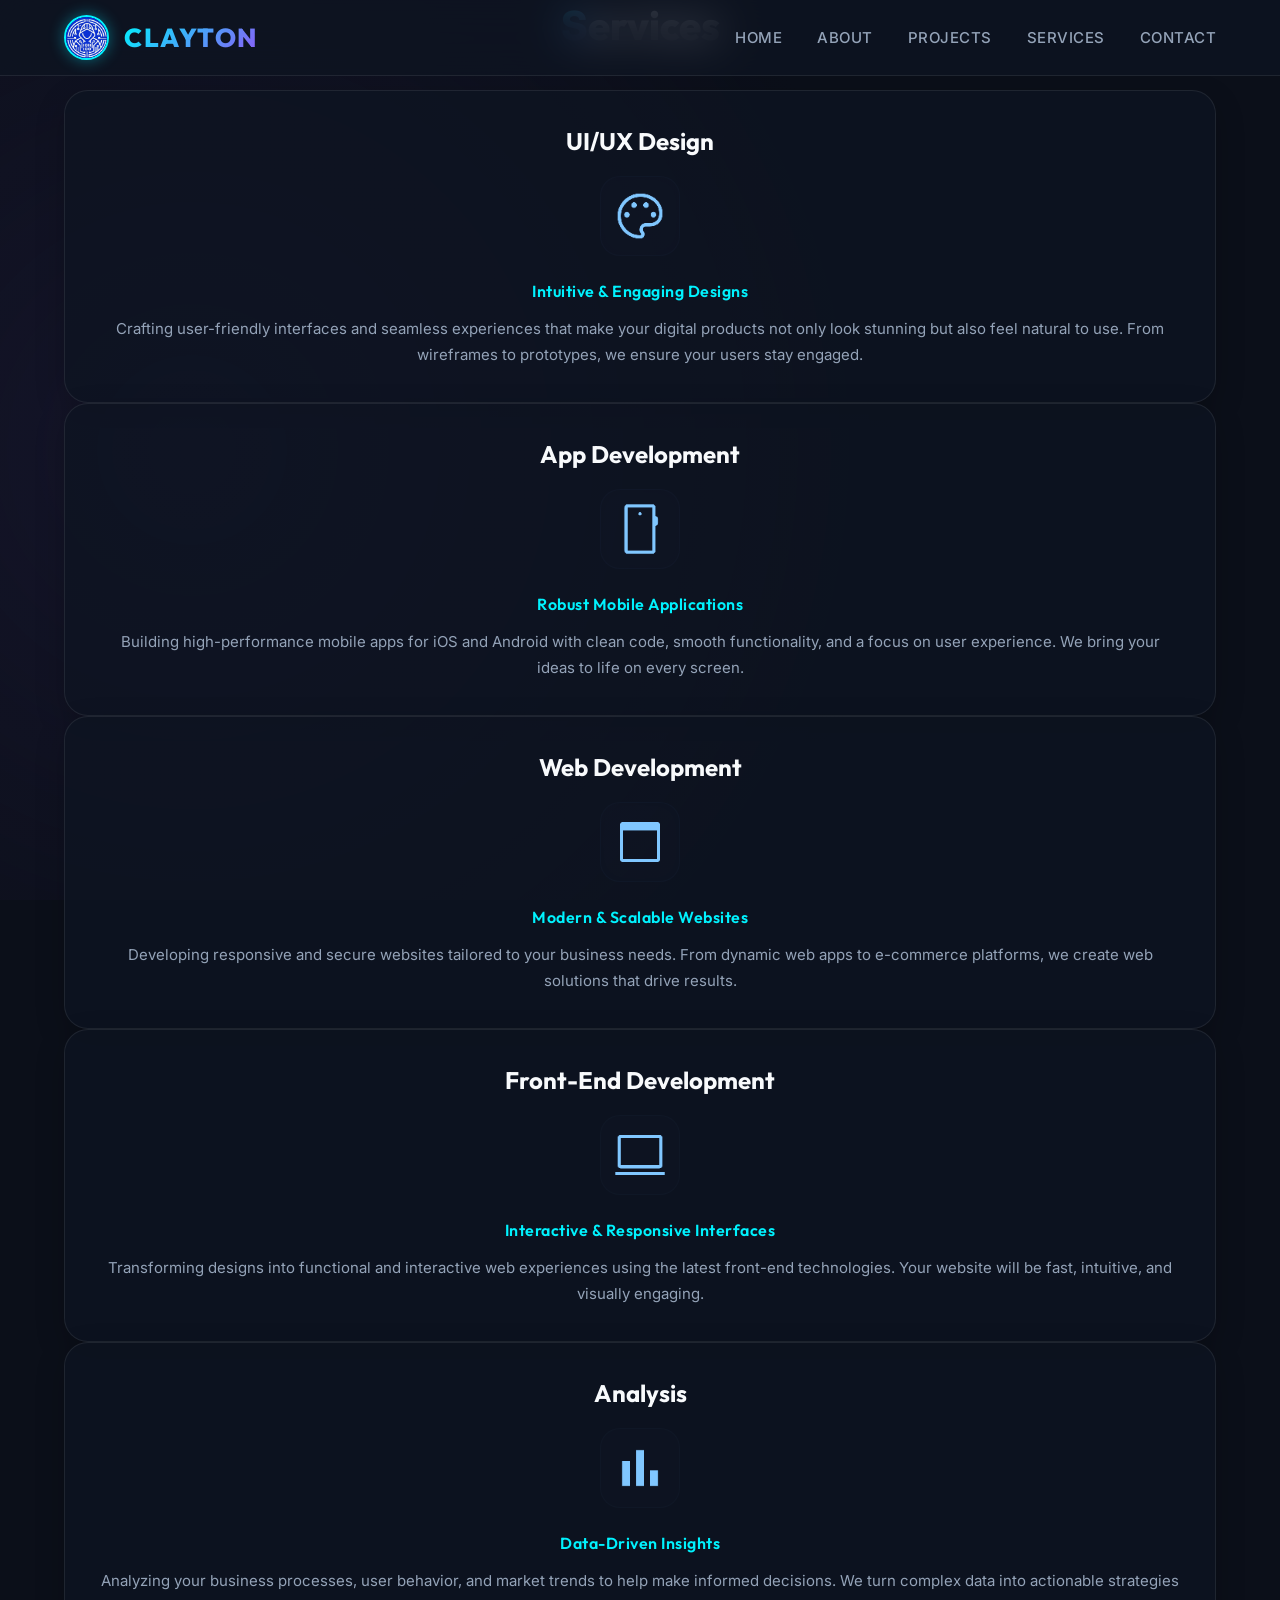
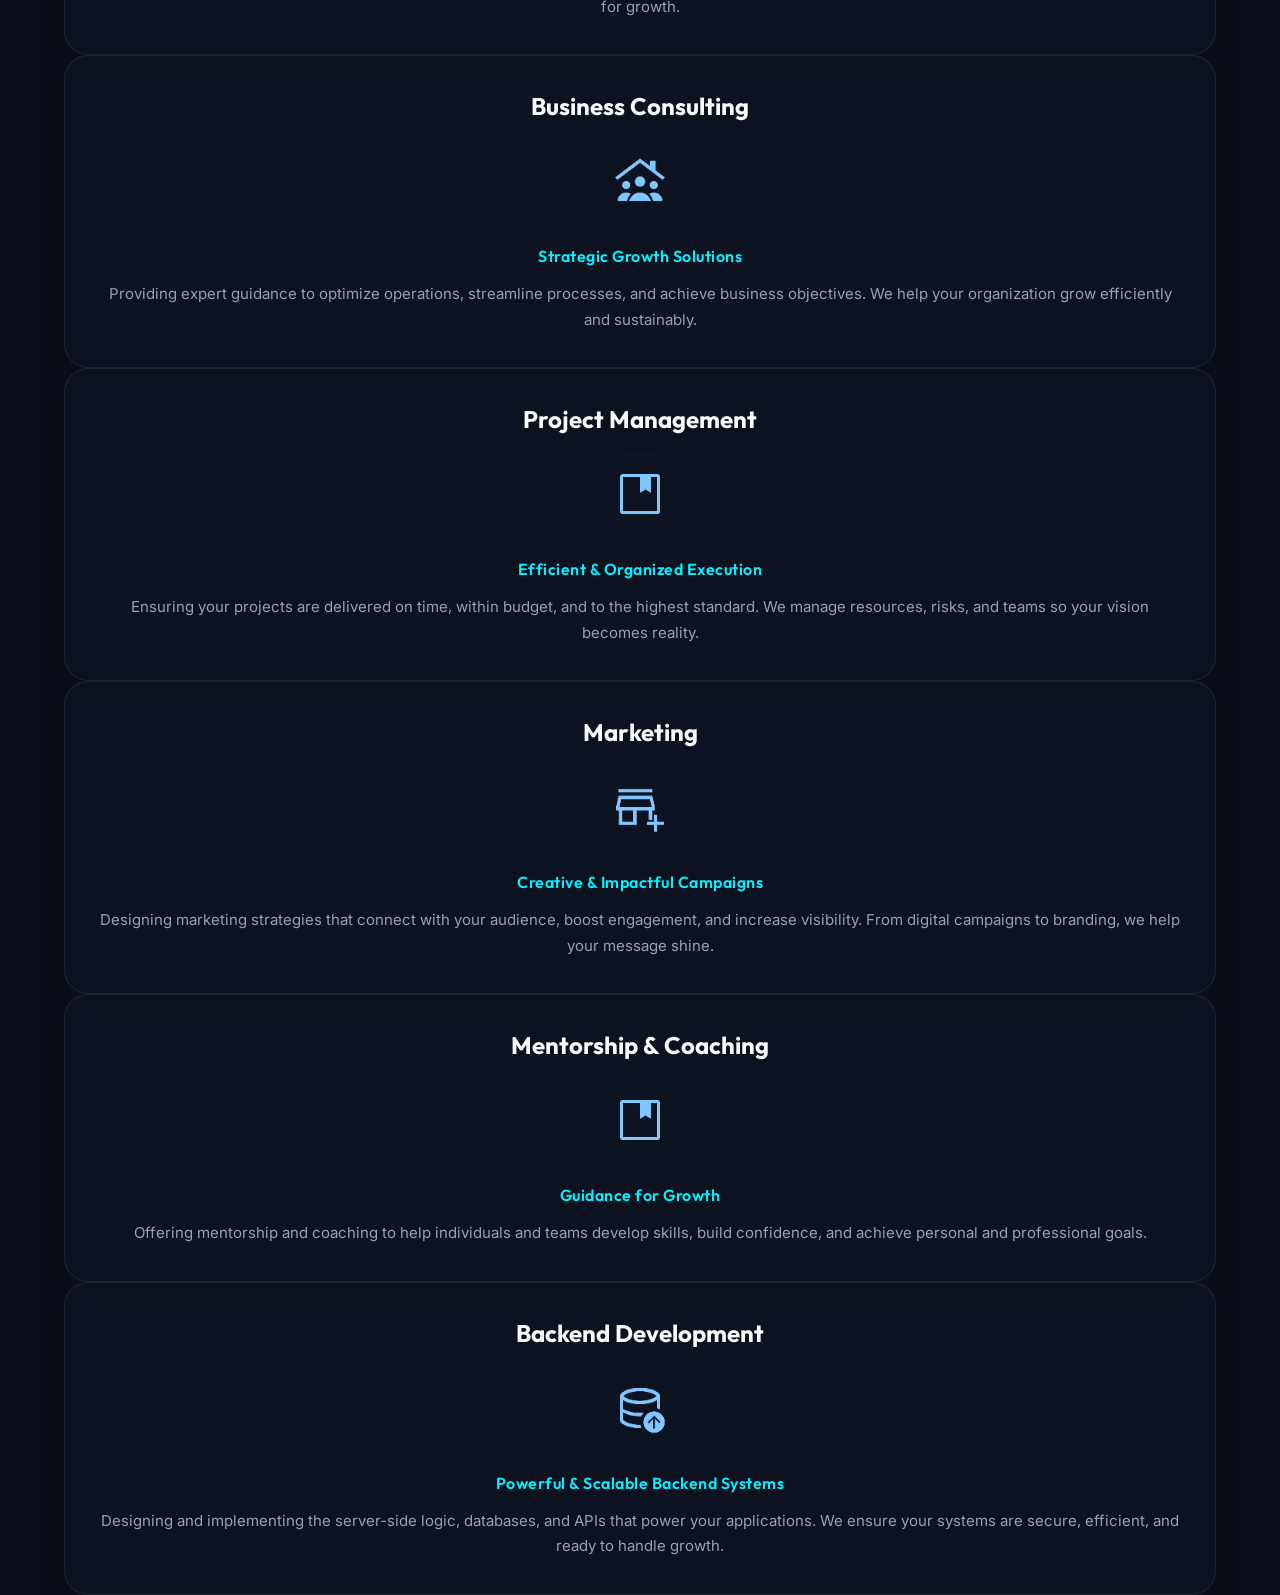
<file: services.html>
<!DOCTYPE html>
<html lang="en">
<head>
    <meta charset="UTF-8">
    <meta name="viewport" content="width=device-width, initial-scale=1.0">
    <title>Services</title>
    <link rel="stylesheet" href="styles.css">
</head>
<body>
          <div class="circles-bg">
  <span></span>
  <span></span>
  <span></span>
  <span></span>
  <span></span>
  <span></span>
  <span></span>
  <span></span>
   <span></span>
  <span></span>
  <span></span>
  <span></span>
  <span></span>
  <span></span>
  <span></span>
  <span></span>
   <span></span>
  <span></span>
  <span></span>
  <span></span>
  <span></span>
  <span></span>
  <span></span>
  <span></span>
   <span></span>
  <span></span>
  <span></span>
  <span></span>
  <span></span>
  <span></span>
    <span></span>
  <span></span>
  <span></span>
  <span></span>
  <span></span>
  <span></span>
  <span></span>
  <span></span>
   <span></span>
  <span></span>
  <span></span>
  <span></span>
  <span></span>
  <span></span>
  <span></span>
  <span></span>
   <span></span>
  <span></span>
  <span></span>
  <span></span>
  <span></span>
  <span></span>
  <span></span>
  <span></span>
   <span></span>
  <span></span>
  <span></span>
  <span></span>
  <span></span>
  <span></span>
  <span></span>
  <span></span>
  <span></span>
  <span></span>
</div>
      <header id="header">
      
        <div id="bar">
              <div id="ln" >
            <image id="logo" src="logos/logo.jpg" alt="this is the logo of my website"></image>
            <h1 id="title">CLAYTON</h1>
        </div>
            <div id="navContainer">
                <a class="navigation" id="a1" href="index.html">Home</a>
                <a class="navigation" href="about.html">About</a>
                <a class="navigation" href="projects.html">Projects</a>
                <a class="navigation" href="services.html">Services</a>
                <a class="navigation" href="contact.html">Contact</a>
            </div>
           
        </div>
    </header>
     <main id="main">
        <h1 class="subt"><span class="s">S</span>ervices</h1>
        <div class="serviceContainer">
            <div class="vLine"></div>
        <div class="serviceId">
           
               <div class="serviceBox">
                <h1 id="ut" class="serviceTitle">UI/UX Design</h1>
                <div class="logoBox">
                    <image class="sLogo" src="icons/ui.png"></image>
                </div>
                <h3 class="subtitle">Intuitive & Engaging Designs</h3>
                <p class="sp">Crafting user-friendly interfaces and seamless experiences that make your digital products not only look stunning but also feel natural to use. From wireframes to prototypes, we ensure your users stay engaged.</p>
            </div>
               <div class="serviceBox">
                <h1 id="ut" class="serviceTitle">App Development</h1>
                <div class="logoBox">
                    <image class="sLogo" src="icons/mobile.png"></image>
                </div>
                <h3 class="subtitle">Robust Mobile Applications</h3>
                <p class="sp">Building high-performance mobile apps for iOS and Android with clean code, smooth functionality, and a focus on user experience. We bring your ideas to life on every screen.</p>
            </div>
               <div class="serviceBox">
                <h1 id="ut" class="serviceTitle">Web Development</h1>
                <div class="logoBox">
                    <image class="sLogo" src="icons/web.png"></image>
                </div>
                <h3 class="subtitle">Modern & Scalable Websites</h3>
                <p class="sp">Developing responsive and secure websites tailored to your business needs. From dynamic web apps to e-commerce platforms, we create web solutions that drive results.</p>
            </div>
               <div class="serviceBox">
                <h1 id="ut" class="serviceTitle">Front-End Development</h1>
                <div class="logoBox">
                    <image class="sLogo" src="icons/frontend.png"></image>
                </div>
                <h3 class="subtitle">Interactive & Responsive Interfaces</h3>
                <p class="sp">Transforming designs into functional and interactive web experiences using the latest front-end technologies. Your website will be fast, intuitive, and visually engaging.</p>
            </div>
               <div class="serviceBox">
                <h1 id="ut" class="serviceTitle">Analysis</h1>
                <div class="logoBox">
                    <image class="sLogo" src="icons/analysis.png"></image>
                </div>
                <h3 class="subtitle">Data-Driven Insights</h3>
                <p class="sp">Analyzing your business processes, user behavior, and market trends to help make informed decisions. We turn complex data into actionable strategies for growth.</p>
            </div>
                           <div class="serviceBox">
                <h1 id="ut" class="serviceTitle">Business Consulting</h1>
                <div class="logoBox">
                    <image class="sLogo" src="icons/mentor.png"></image>
                </div>
                <h3 class="subtitle">Strategic Growth Solutions</h3>
                <p class="sp">Providing expert guidance to optimize operations, streamline processes, and achieve business objectives. We help your organization grow efficiently and sustainably.</p>
            </div>
                                       <div class="serviceBox">
                <h1 id="ut" class="serviceTitle">Project Management</h1>
                <div class="logoBox">
                    <image class="sLogo" src="icons/guide.png"></image>
                </div>
                <h3 class="subtitle">Efficient & Organized Execution</h3>
                <p class="sp">Ensuring your projects are delivered on time, within budget, and to the highest standard. We manage resources, risks, and teams so your vision becomes reality.</p>
            </div>
                                       <div class="serviceBox">
                <h1 id="ut" class="serviceTitle">Marketing</h1>
                <div class="logoBox">
                    <image class="sLogo" src="icons/market.png"></image>
                </div>
                <h3 class="subtitle">Creative & Impactful Campaigns</h3>
                <p class="sp">Designing marketing strategies that connect with your audience, boost engagement, and increase visibility. From digital campaigns to branding, we help your message shine.</p>
            </div>
                                       <div class="serviceBox">
                <h1 id="ut" class="serviceTitle">Mentorship & Coaching</h1>
                <div class="logoBox">
                    <image class="sLogo" src="icons/guide.png"></image>
                </div>
                <h3 class="subtitle">Guidance for Growth</h3>
                <p class="sp">Offering mentorship and coaching to help individuals and teams develop skills, build confidence, and achieve personal and professional goals.</p>
            </div>
                                      <div class="serviceBox">
                <h1 id="ut" class="serviceTitle">Backend Development</h1>
                <div class="logoBox">
                    <image class="sLogo" src="icons/backend.png"></image>
                </div>
                <h3 class="subtitle">Powerful & Scalable Backend Systems</h3>
                <p class="sp">Designing and implementing the server-side logic, databases, and APIs that power your applications. We ensure your systems are secure, efficient, and ready to handle growth.</p>
            </div>
        </div>
        </div>
    </main>
    
</body>
</html>
</file>
<file: styles.css>
@import url('https://fonts.googleapis.com/css2?family=Inter:wght@300;400;500;600;700&family=Outfit:wght@300;400;600;700;800&display=swap');

:root {
  --bg: #0B0F19; /* Deep Space Slate */
  --bg-glass: rgba(14, 20, 34, 0.75);
  --glass-border: rgba(255, 255, 255, 0.08);
  --glass-highlight: rgba(255, 255, 255, 0.15);
  
  --text-main: #F8FAFC;
  --text-muted: #94A3B8;
  
  --accent-1: #00F2FE; /* Neon Cyan */
  --accent-2: #4FACFE; /* Soft Blue */
  --accent-3: #8B5CF6; /* Vibrant Violet */
  
  --gradient-main: linear-gradient(135deg, var(--accent-1), var(--accent-3));
  --gradient-subtle: linear-gradient(135deg, rgba(0, 242, 254, 0.1), rgba(139, 92, 246, 0.1));
}

* {
    margin: 0;
    padding: 0;
    box-sizing: border-box;
    font-family: 'Inter', sans-serif;
}

h1, h2, h3, h4, h5, h6, #title, .subt {
    font-family: 'Outfit', sans-serif;
}

html {
    scroll-behavior: smooth;
    background-color: var(--bg);
    color: var(--text-main);
}

body {
    overflow-x: hidden;
    position: relative;
    -webkit-font-smoothing: antialiased;
}

/* Background Animated Particles */
.circles-bg {
    position: fixed;
    top: 0;
    left: 0;
    width: 100%;
    height: 100%;
    z-index: -1;
    background: radial-gradient(circle at 15% 50%, rgba(139, 92, 246, 0.08), var(--bg) 60%);
    overflow: hidden;
}

.circles-bg span {
    position: absolute;
    bottom: -150px;
    background: radial-gradient(circle, rgba(139,92,246,0.15) 0%, transparent 70%);
    box-shadow: 0 0 20px rgba(0, 242, 254, 0.1);
    border-radius: 50%;
    animation: floatUp 15s linear infinite;
    backdrop-filter: blur(2px);
}

/* Map the 50 spans randomly generated speeds/sizes */
.circles-bg span:nth-child(even) { background: radial-gradient(circle, rgba(0,242,254,0.1) 0%, transparent 70%); box-shadow: 0 0 20px rgba(139,92,246, 0.1); }
.circles-bg span:nth-child(1) { left: 10%; width: 80px; height: 80px; animation-duration: 25s; filter: blur(5px); }
.circles-bg span:nth-child(2) { left: 25%; width: 50px; height: 50px; animation-duration: 18s; }
.circles-bg span:nth-child(3) { left: 40%; width: 30px; height: 30px; animation-duration: 14s; }
.circles-bg span:nth-child(4) { left: 55%; width: 120px; height: 120px; animation-duration: 30s; filter: blur(10px); }
.circles-bg span:nth-child(5) { left: 70%; width: 25px; height: 25px; animation-duration: 12s; }
.circles-bg span:nth-child(6) { left: 85%; width: 45px; height: 45px; animation-duration: 16s; }
.circles-bg span:nth-child(7) { left: 95%; width: 15px; height: 15px; animation-duration: 9s; }
.circles-bg span:nth-child(n+8) { display: none; } /* Only keep a few elegant ones */

@keyframes floatUp {
    0% { transform: translateY(0) scale(1) rotate(0deg); opacity: 0; }
    10% { opacity: 1; }
    100% { transform: translateY(-120vh) scale(1.5) rotate(360deg); opacity: 0; }
}

/* Header & Nav */
#header {
    position: fixed;
    top: 0;
    width: 100%;
    z-index: 1000;
    background: var(--bg-glass);
    backdrop-filter: blur(20px);
    -webkit-backdrop-filter: blur(20px);
    border-bottom: 1px solid var(--glass-border);
    transition: 0.3s;
}

.navBar {
    width: 100%;
    max-width: 1400px;
    margin: 0 auto;
}

#bar {
    display: flex;
    justify-content: space-between;
    align-items: center;
    padding: 15px 5%;
}

#ln {
    display: flex;
    align-items: center;
    gap: 15px;
    cursor: pointer;
}

#logo {
    width: 45px;
    height: 45px;
    border-radius: 50%;
    object-fit: cover;
    box-shadow: 0 0 15px rgba(0, 242, 254, 0.4);
    border: 2px solid var(--accent-1);
}

#title {
    font-size: 26px;
    font-weight: 800;
    letter-spacing: 1.5px;
    background: var(--gradient-main);
    -webkit-background-clip: text;
    background-clip: text;
    color: transparent;
    text-transform: uppercase;
}

#navContainer {
    display: flex;
    gap: 35px;
}

.navigation {
    text-decoration: none;
    color: var(--text-muted);
    font-weight: 500;
    font-size: 15px;
    letter-spacing: 0.5px;
    text-transform: uppercase;
    transition: 0.3s ease;
    position: relative;
    padding: 5px 0;
}

.navigation::after {
    content: '';
    position: absolute;
    bottom: -2px;
    left: 0;
    width: 0%;
    height: 2px;
    background: var(--gradient-main);
    transition: 0.3s ease;
    border-radius: 2px;
}

.navigation:hover { color: var(--text-main); }
.navigation:hover::after, .navigation.active::after { width: 100%; }

/* Global Layout */
main {
    max-width: 1400px;
    margin: 0 auto;
    padding: 0 5%;
}

section {
    min-height: 100vh;
    padding: 100px 0 40px;
    display: flex;
    flex-direction: column;
    justify-content: center;
}

.subt {
    font-size: 40px;
    font-weight: 800;
    text-align: center;
    margin-bottom: 40px;
    color: var(--text-main);
    position: relative;
}

.subt .s {
    background: var(--gradient-main);
    -webkit-background-clip: text;
    background-clip: text;
    color: transparent;
}

/* Home / Hero Section */
#intro {
    display: flex;
    align-items: center;
    justify-content: space-between;
    gap: 50px;
    flex-wrap: wrap;
}

#introbox {
    flex: 1.2;
    min-width: 320px;
}

#profile {
    flex: 1;
    display: flex;
    justify-content: center;
    position: relative;
}

#picture {
    width: 380px;
    height: 380px;
    object-fit: cover;
    border-radius: 35px;
    border: 2px solid transparent;
    background: linear-gradient(var(--bg), var(--bg)) padding-box, var(--gradient-main) border-box;
    box-shadow: 0 30px 60px rgba(0, 0, 0, 0.4), 0 0 40px rgba(139, 92, 246, 0.2);
    transition: transform 0.5s cubic-bezier(0.175, 0.885, 0.32, 1.275);
}

#picture:hover {
    transform: translateY(-10px) scale(1.02);
}

#phrase {
    font-size: 19px;
    line-height: 1.8;
    color: var(--text-muted);
    margin-bottom: 45px;
}

#name {
    font-family: 'Outfit', sans-serif;
    font-size: 32px;
    font-weight: 800;
    background: var(--gradient-main);
    -webkit-background-clip: text;
    background-clip: text;
    color: transparent;
}

#d {
    display: inline-flex;
    align-items: center;
    justify-content: center;
    padding: 16px 36px;
    background: var(--gradient-main);
    color: #fff;
    font-family: 'Outfit', sans-serif;
    font-weight: 700;
    font-size: 16px;
    letter-spacing: 1px;
    text-transform: uppercase;
    border-radius: 50px;
    cursor: pointer;
    transition: 0.3s;
    box-shadow: 0 10px 25px rgba(0, 242, 254, 0.3);
    border: none;
    position: relative;
    overflow: hidden;
}

#d:hover {
    transform: translateY(-4px);
    box-shadow: 0 15px 35px rgba(139, 92, 246, 0.5);
}

#contactContainer {
    position: fixed;
    right: 25px;
    top: 50%;
    transform: translateY(-50%);
    z-index: 1001;
    margin-top: 0;
}

#contact_links {
    display: flex;
    flex-direction: column;
    gap: 20px;
    align-items: center;
    animation: slideInRight 1.2s ease-out forwards;
}

@keyframes slideInRight {
    0% { transform: translateX(100px); opacity: 0; }
    100% { transform: translateX(0); opacity: 1; }
}

.socialLinks {
    position: relative;
    animation: floatIcon 3s ease-in-out infinite alternate;
}

.socialLinks:nth-child(1) { animation-delay: 0s; }
.socialLinks:nth-child(2) { animation-delay: 0.5s; }
.socialLinks:nth-child(3) { animation-delay: 1s; }
.socialLinks:nth-child(4) { animation-delay: 1.5s; }

@keyframes floatIcon {
    0% { transform: translateY(0px) scale(1); }
    100% { transform: translateY(-8px) scale(1.05); }
}

.clink, .clink1, .eduProfile {
    width: 50px;
    height: 50px;
    padding: 12px;
    background: rgba(255,255,255,0.03);
    border: 1px solid var(--glass-border);
    border-radius: 50%;
    transition: 0.4s cubic-bezier(0.175, 0.885, 0.32, 1.275);
    backdrop-filter: blur(10px);
    cursor: pointer;
    object-fit: contain;
}

.clink:hover, .clink1:hover {
    transform: translateY(-8px);
    border-color: var(--accent-1);
    background: rgba(0, 242, 254, 0.1);
    box-shadow: 0 10px 20px rgba(0, 242, 254, 0.2);
}

#git { filter: invert(0.6) sepia(1) saturate(5) hue-rotate(180deg) brightness(1.2) opacity(0.8); }
#git:hover { filter: invert(0.6) sepia(1) saturate(5) hue-rotate(180deg) brightness(1.2) drop-shadow(0 0 8px rgba(0,242,254,0.6)); opacity: 1; }

/* About Section */
#aboutId {
    text-align: center;
    max-width: 800px;
    margin: 0 auto 30px;
    font-size: 16px;
    line-height: 1.6;
    color: var(--text-muted);
}

#fnameId, #lnameId {
    background: var(--gradient-main);
    -webkit-background-clip: text;
    background-clip: text;
    color: transparent;
    font-weight: 800;
}

#skillContainer {
    display: flex;
    gap: 30px;
    flex-wrap: wrap;
    background: var(--bg-glass);
    border-radius: 20px;
    padding: 30px;
    border: 1px solid var(--glass-border);
    box-shadow: 0 15px 30px -10px rgba(0, 0, 0, 0.5);
    margin-bottom: 30px;
}

#blk {
    flex: 1;
    min-width: 300px;
    display: flex;
    flex-direction: column;
    justify-content: center;
}

#backlist {
    list-style: none;
    display: flex;
    flex-direction: column;
    gap: 12px;
    margin-bottom: 20px;
    color: var(--text-main);
    font-size: 15px;
}

.c {
    color: var(--accent-2);
    font-weight: 600;
    width: 100px;
    display: inline-block;
    text-transform: uppercase;
    font-size: 14px;
    letter-spacing: 1px;
}

#bContainer { display: flex; gap: 20px; flex-wrap: wrap; }

.btnId {
    padding: 10px 20px;
    background: rgba(255,255,255,0.03);
    border: 1px solid var(--glass-highlight);
    border-radius: 50px;
    cursor: pointer;
    color: var(--text-main);
    font-family: 'Outfit', sans-serif;
    font-weight: 600;
    font-size: 14px;
    letter-spacing: 1px;
    text-transform: uppercase;
    transition: 0.3s;
}

.btnId:hover {
    background: var(--text-main);
    color: var(--bg);
    transform: translateY(-3px);
    box-shadow: 0 10px 20px rgba(255,255,255,0.1);
}

/* Skills progress */
#holderId { flex: 1.2; min-width: 320px; }

#overId {
    font-family: 'Outfit', sans-serif;
    font-size: 22px;
    font-weight: 700;
    margin-bottom: 15px;
    color: var(--text-main);
    border-left: 4px solid var(--accent-1);
    padding-left: 12px;
}

.elementId {
    display: grid;
    grid-template-columns: repeat(auto-fit, minmax(200px, 1fr));
    gap: 15px;
}

.percentageId { width: 100%; }

.pId1 {
    display: flex;
    justify-content: space-between;
    margin-bottom: 10px;
    font-size: 14px;
    font-weight: 600;
    color: var(--text-muted);
}

.pId { letter-spacing: 0.5px; }

.line2 {
    height: 6px;
    width: 100%;
    background: rgba(255,255,255,0.05);
    border-radius: 10px;
    overflow: hidden;
    position: relative;
    box-shadow: inset 0 1px 3px rgba(0,0,0,0.5);
}

.line {
    height: 100%;
    background: var(--gradient-main);
    border-radius: 10px;
    position: relative;
    box-shadow: 0 0 10px rgba(0, 242, 254, 0.5);
}

#line1{width:78%;} #line3{width:80%;} #line4{width:69%;} #line5{width:49%;}
#line6{width:75%;} #line7{width:76%;} #line8{width:65%;} #line9{width:90%;}
#line10{width:60%;} #line11{width:46%;}

/* Education / Experience */
#info {
    display: flex;
    gap: 20px;
    flex-wrap: wrap;
}

.edu {
    flex: 1;
    min-width: 320px;
    background: var(--bg-glass);
    border: 1px solid var(--glass-border);
    border-radius: 20px;
    padding: 25px;
    box-shadow: 0 10px 20px rgba(0,0,0,0.3);
    position: relative;
    overflow: hidden;
}

/* Glassmorphism subtle glow */
.edu::before {
    content: ''; position: absolute; top: 0; left: 50%; transform: translateX(-50%); width: 80%; height: 1px;
    background: linear-gradient(90deg, transparent, var(--glass-highlight), transparent);
}

#t, #t1 {
    font-size: 22px;
    font-weight: 700;
    color: var(--text-main);
    margin-bottom: 20px;
    text-align: center;
}

.eduObject {
    margin-bottom: 20px;
    padding-bottom: 20px;
    border-bottom: 1px solid rgba(255,255,255,0.05);
}

.eduObject:last-child { border-bottom: none; margin-bottom: 0; padding-bottom: 0; }

.eduProfile {
    width: 45px;
    height: 45px;
    margin-bottom: 15px;
    background: rgba(255,255,255,0.02);
    border: 1px solid var(--glass-border);
    margin: 0 auto 15px;
    display: block;
}
.eduProfile[src*="student"], .eduProfile[src*="user-network"]{
    filter: invert(0.8) sepia(1) hue-rotate(180deg) saturate(3) opacity(0.8);
}

.nd {
    font-family: 'Outfit', sans-serif;
    font-size: 18px;
    font-weight: 700;
    color: var(--text-main);
    margin-bottom: 5px;
    text-align: center;
}

.period {
    font-size: 12px;
    font-weight: 600;
    color: var(--accent-1);
    margin-bottom: 10px;
    text-align: center;
    letter-spacing: 1px;
    text-transform: uppercase;
}

.desc, .expdesc {
    list-style-position: inside;
    color: var(--text-muted);
    line-height: 1.5;
    font-size: 13px;
}

.desc li, .expdesc li {
    margin-bottom: 6px;
    position: relative;
    padding-left: 15px;
    list-style-type: none;
}

.desc li::before, .expdesc li::before {
    content: '▹';
    position: absolute;
    left: 0;
    color: var(--accent-2);
    font-size: 18px;
}

/* Projects & Services Grid */
section#projects .serviceId > div, section#services .serviceId, .certGrid {
    display: grid;
    grid-template-columns: repeat(auto-fill, minmax(340px, 1fr));
    gap: 30px;
    width: 100%;
}

.certImg {
    width: 100%;
    height: auto;
    object-fit: cover;
    border-radius: 12px;
    margin-bottom: 20px;
    border: 1px solid var(--glass-highlight);
    box-shadow: 0 5px 15px rgba(0,0,0,0.3);
}

.certBox {
    display: flex;
    flex-direction: column;
    align-items: center;
}

.certBox img[src*="student-icon"] {
    filter: invert(0.8) sepia(1) hue-rotate(180deg) saturate(3) opacity(0.8);
    width: 80px;
    object-fit: contain;
    border: none;
    box-shadow: none;
}

.serviceBox, .projectContainer {
    background: var(--bg-glass);
    border: 1px solid var(--glass-border);
    border-radius: 24px;
    padding: 35px;
    transition: 0.4s cubic-bezier(0.175, 0.885, 0.32, 1.275);
    display: flex;
    flex-direction: column;
    height: 100%;
    position: relative;
    overflow: hidden;
    box-shadow: 0 10px 30px rgba(0,0,0,0.2);
}

.serviceBox::before, .projectContainer::before {
    content: '';
    position: absolute;
    top: 0;
    left: -100%;
    width: 50%;
    height: 100%;
    background: linear-gradient(to right, transparent, rgba(255,255,255,0.03), transparent);
    transform: skewX(-20deg);
    transition: 0.6s;
    z-index: 1;
}

.serviceBox:hover::before, .projectContainer:hover::before { left: 150%; }

.serviceBox:hover, .projectContainer:hover {
    transform: translateY(-12px);
    border-color: rgba(255,255,255,0.2);
    box-shadow: 0 20px 40px rgba(0, 0, 0, 0.5), 0 0 20px rgba(0, 242, 254, 0.1);
}

.serviceTitle {
    font-size: 24px;
    font-weight: 700;
    color: var(--text-main);
    margin-bottom: 20px;
    text-align: center;
    position: relative;
    z-index: 2;
}

.logoBox {
    display: flex;
    justify-content: center;
    margin-bottom: 25px;
    position: relative;
    z-index: 2;
}

.sLogo {
    width: 80px;
    height: 80px;
    object-fit: cover;
    border-radius: 20px;
    background: rgba(255,255,255,0.02);
    padding: 12px;
    border: 1px solid var(--glass-border);
    box-shadow: inset 0 0 20px rgba(255,255,255,0.02);
}
.sLogo[src*="icons"] { filter: invert(0.8) sepia(1) hue-rotate(180deg) saturate(3); }

.sp {
    color: var(--text-muted);
    line-height: 1.7;
    font-size: 15px;
    text-align: center;
    flex: 1;
    position: relative;
    z-index: 2;
}

.projectNav {
    display: flex;
    justify-content: center;
    gap: 15px;
    margin-top: 30px;
    position: relative;
    z-index: 2;
    flex-wrap: wrap;
}

.liveBtn1 {
    padding: 12px 24px;
    background: rgba(255,255,255,0.03);
    border: 1px solid var(--glass-highlight);
    border-radius: 50px;
    color: var(--text-main);
    cursor: pointer;
    font-family: 'Outfit', sans-serif;
    font-weight: 700;
    font-size: 13px;
    letter-spacing: 1px;
    text-transform: uppercase;
    transition: 0.3s;
}

.liveBtn1:hover {
    background: var(--text-main);
    color: var(--bg);
    transform: translateY(-3px);
    box-shadow: 0 10px 20px rgba(255,255,255,0.1);
}

.lp { text-decoration: none; }
.subtitle { color: var(--accent-1); text-align: center; margin-bottom: 15px; font-size: 16px; font-weight: 600; letter-spacing: 0.5px; z-index:2; position:relative;}

/* Contacts */
#contacts { text-align: center; margin-bottom: 40px;}

#ct {
    font-size: 42px;
    font-weight: 800;
    margin-bottom: 50px;
    background: var(--gradient-main);
    -webkit-background-clip: text;
    background-clip: text;
    color: transparent;
}

#contactForm {
    max-width: 600px;
    margin: 0 auto 60px auto;
    display: flex;
    flex-direction: column;
    gap: 20px;
    background: var(--bg-glass);
    padding: 40px;
    border-radius: 20px;
    border: 1px solid var(--glass-border);
    box-shadow: 0 10px 30px rgba(0, 0, 0, 0.4);
    text-align: left;
}

.inputGroup input, .inputGroup textarea {
    width: 100%;
    padding: 15px 20px;
    background: rgba(255, 255, 255, 0.05);
    border: 1px solid var(--glass-highlight);
    border-radius: 12px;
    color: var(--text-main);
    font-size: 16px;
    font-family: 'Inter', sans-serif;
    outline: none;
    transition: 0.3s;
}

.inputGroup textarea {
    resize: vertical;
    min-height: 150px;
}

.inputGroup input:focus, .inputGroup textarea:focus {
    border-color: var(--accent-1);
    box-shadow: 0 0 15px rgba(0, 242, 254, 0.2);
    background: rgba(255, 255, 255, 0.1);
}

.submitBtn {
    padding: 16px;
    background: var(--gradient-main);
    border: none;
    border-radius: 50px;
    color: #fff;
    font-weight: 700;
    font-size: 16px;
    letter-spacing: 1px;
    text-transform: uppercase;
    cursor: pointer;
    transition: 0.3s;
    box-shadow: 0 5px 15px rgba(0, 242, 254, 0.3);
}

.submitBtn:hover {
    transform: translateY(-3px);
    box-shadow: 0 10px 25px rgba(139, 92, 246, 0.5);
}

footer {
    text-align: center;
    padding: 30px 0;
    border-top: 1px solid var(--glass-border);
    color: var(--text-muted);
    font-size: 14px;
    letter-spacing: 0.5px;
}

/* Responsiveness */
@media(max-width: 900px) {
    #navContainer { display: none; } /* Could add a hamburger menu, but let's hide for clean UI like old */
    #bar { flex-direction: column; gap: 20px; padding: 20px; }
    #navContainer { display: flex; flex-wrap: wrap; justify-content: center; width: 100%; margin: 0; gap: 15px; }
    
    .subt { font-size: 38px; margin-bottom: 50px; }
    
    #intro { text-align: center; justify-content: center; margin-top: 40px;}
    #picture { width: 300px; height: 300px; margin: 0 auto; }
    #introbox { margin-top: 20px; text-align: center; }
    
    #contactContainer {
        position: static;
        transform: none;
        margin-top: 40px;
        display: flex;
        justify-content: center;
    }
    #contact_links {
        flex-direction: row;
        animation: none;
    }
    
    #skillContainer { padding: 30px; }
    #blk { text-align: center; }
    #backlist { align-items: center; }
    .c { display: block; margin-bottom: 5px; width: auto; }
    #bContainer { justify-content: center; }
    
    .elementId { grid-template-columns: 1fr; }
}

@media(max-width: 600px) {
    section { padding: 100px 0 40px; }
    .subt { font-size: 32px; margin-bottom: 40px; }
    #title { font-size: 22px; }
    #picture { width: 250px; height: 250px; }
    #name { font-size: 26px; }
    #phrase { font-size: 16px; margin-bottom: 30px; }
    #d { padding: 14px 28px; font-size: 14px; }
    
    .edu { padding: 30px 20px; }
    .serviceBox { padding: 25px 20px; }
    section#projects .serviceId > div, section#services .serviceId, .certGrid { grid-template-columns: 1fr; }
    
    #ct { font-size: 30px; }
    #contactForm { padding: 20px; gap: 15px; }
    .clink, .clink1 { width: 45px; height: 45px; padding: 10px; }
}
</file>
